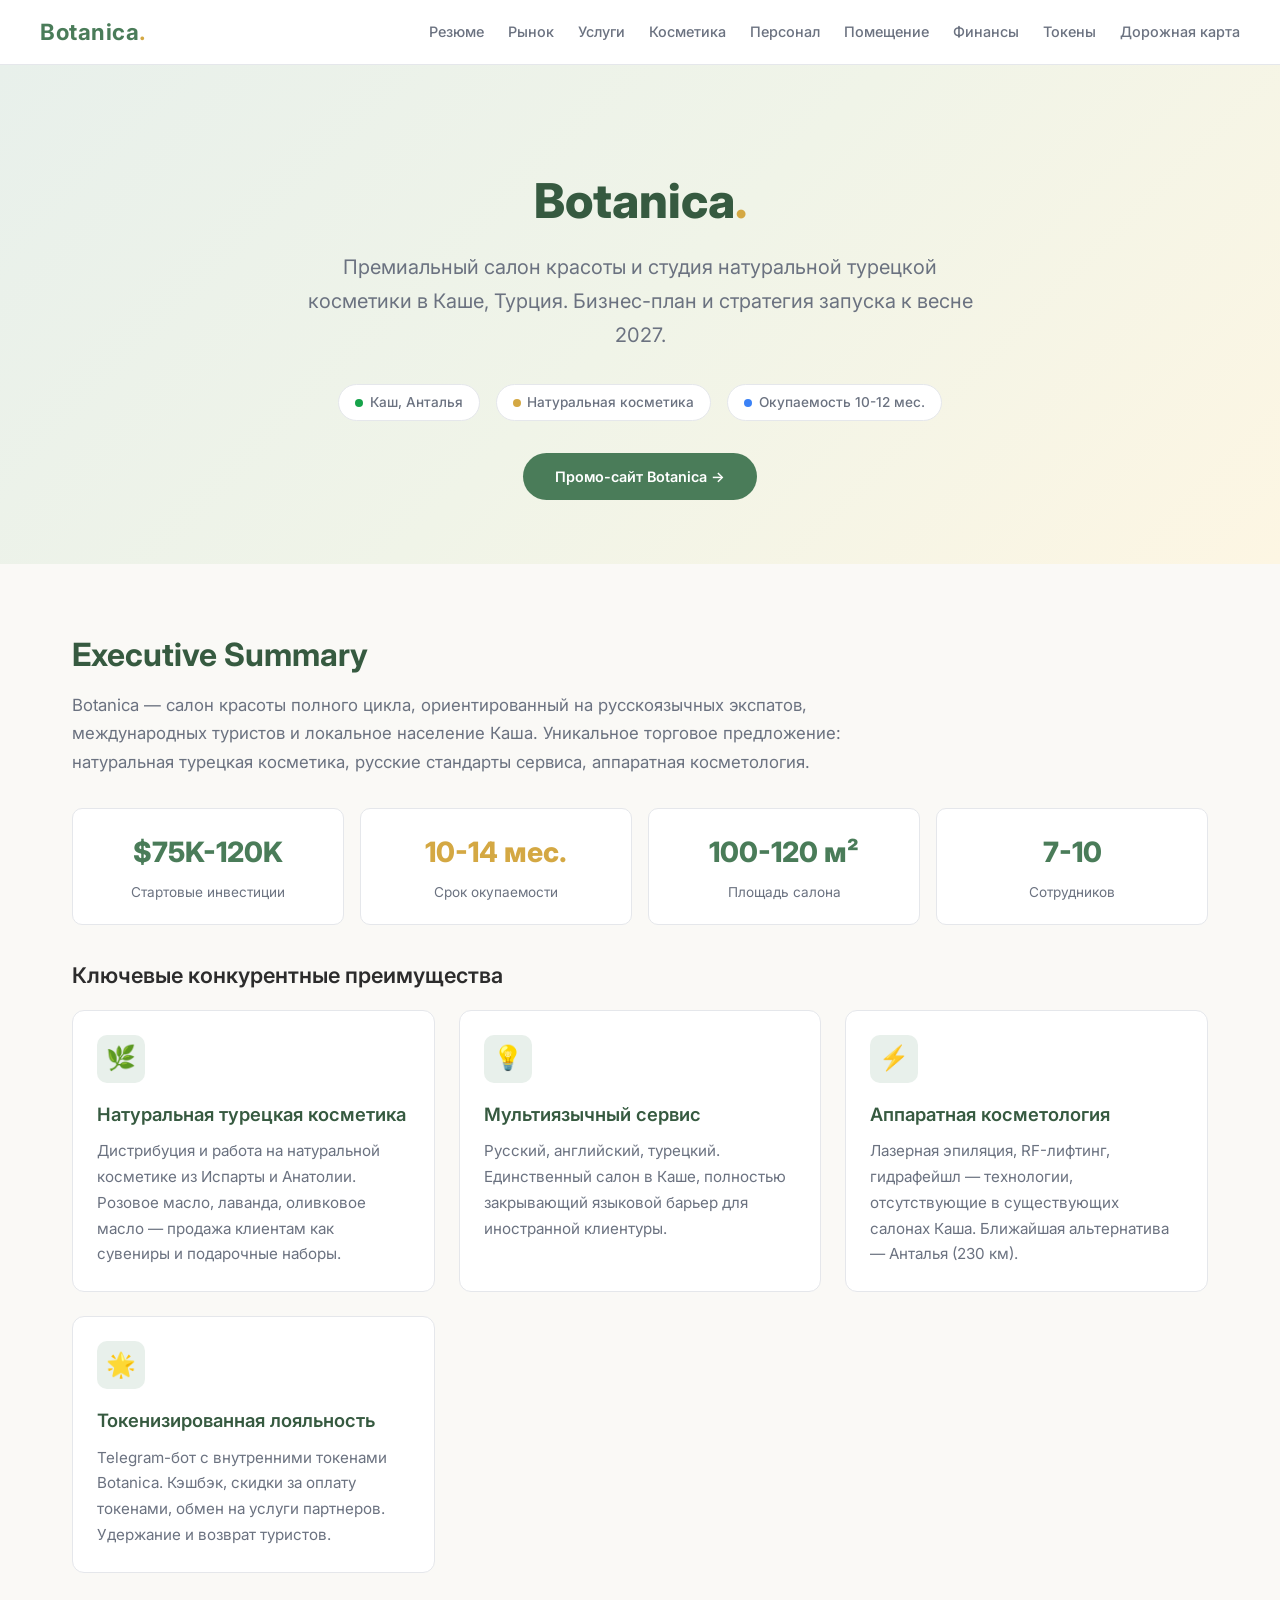
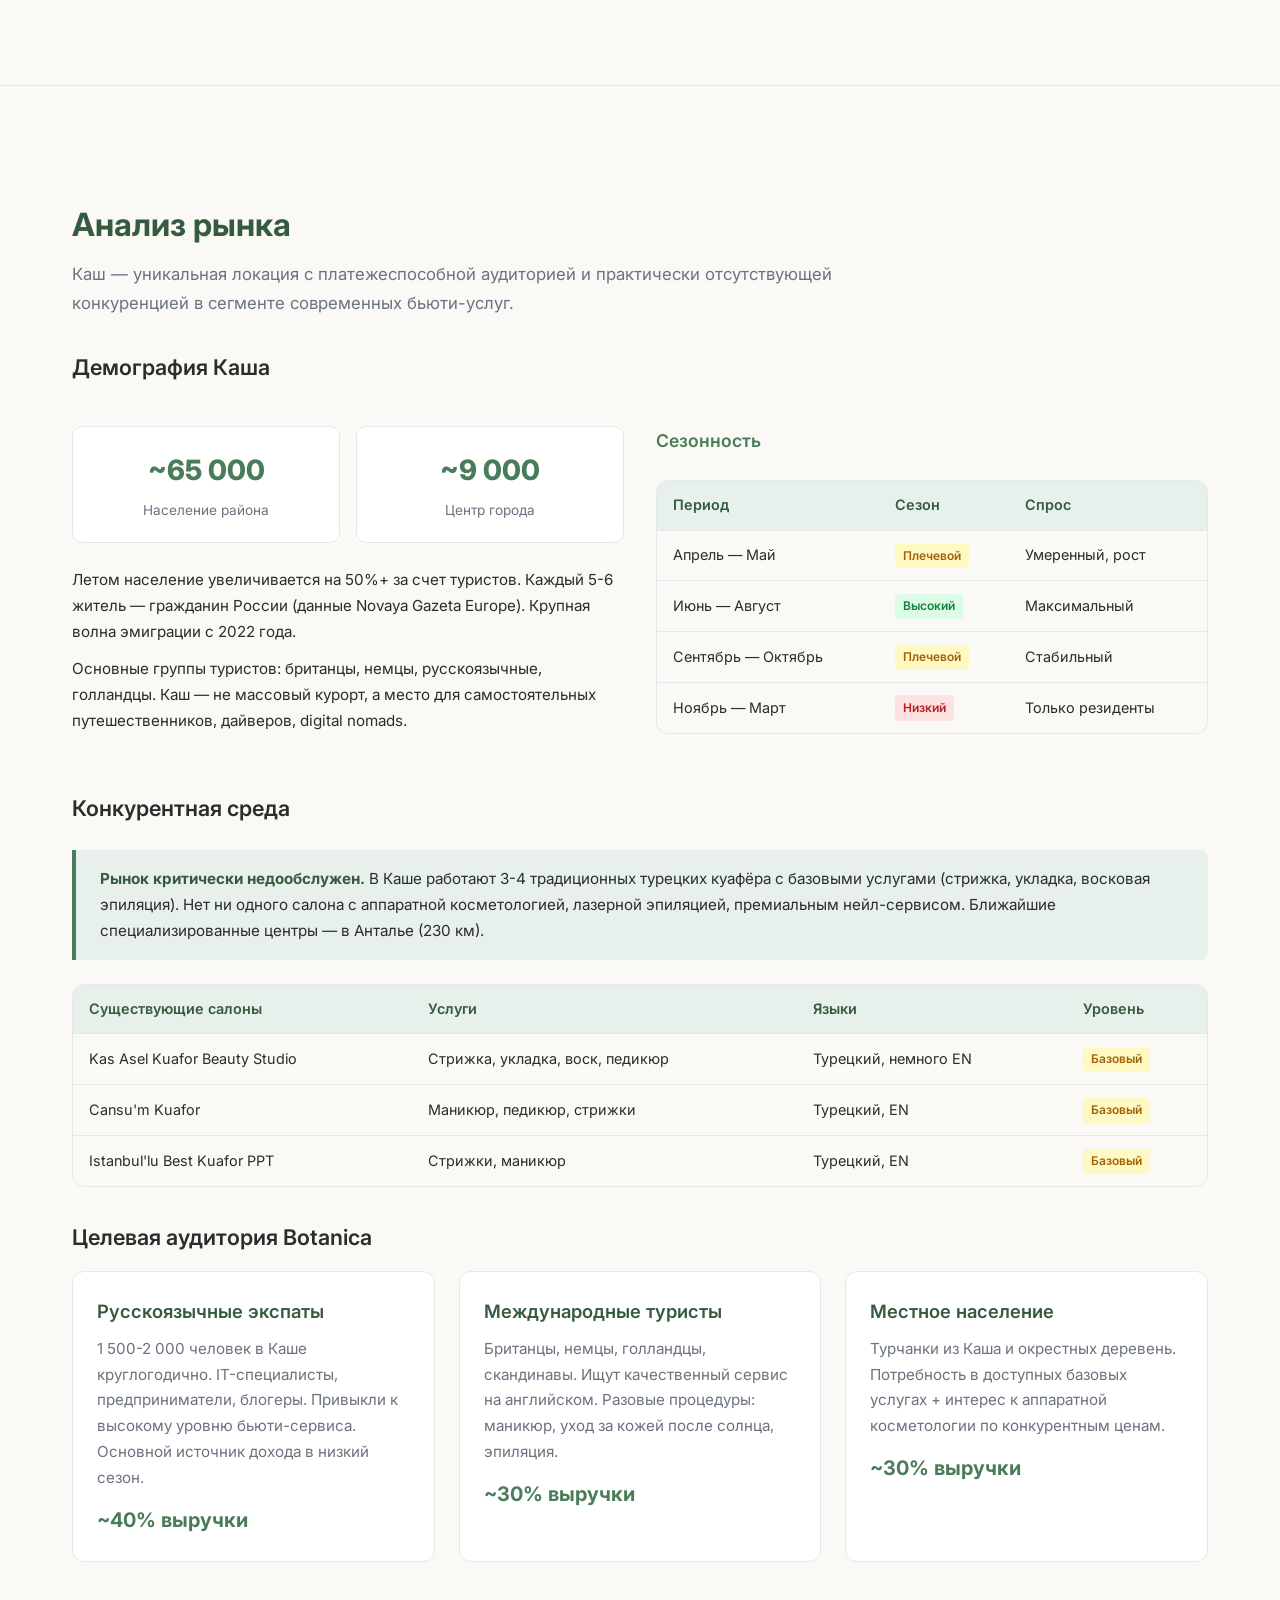
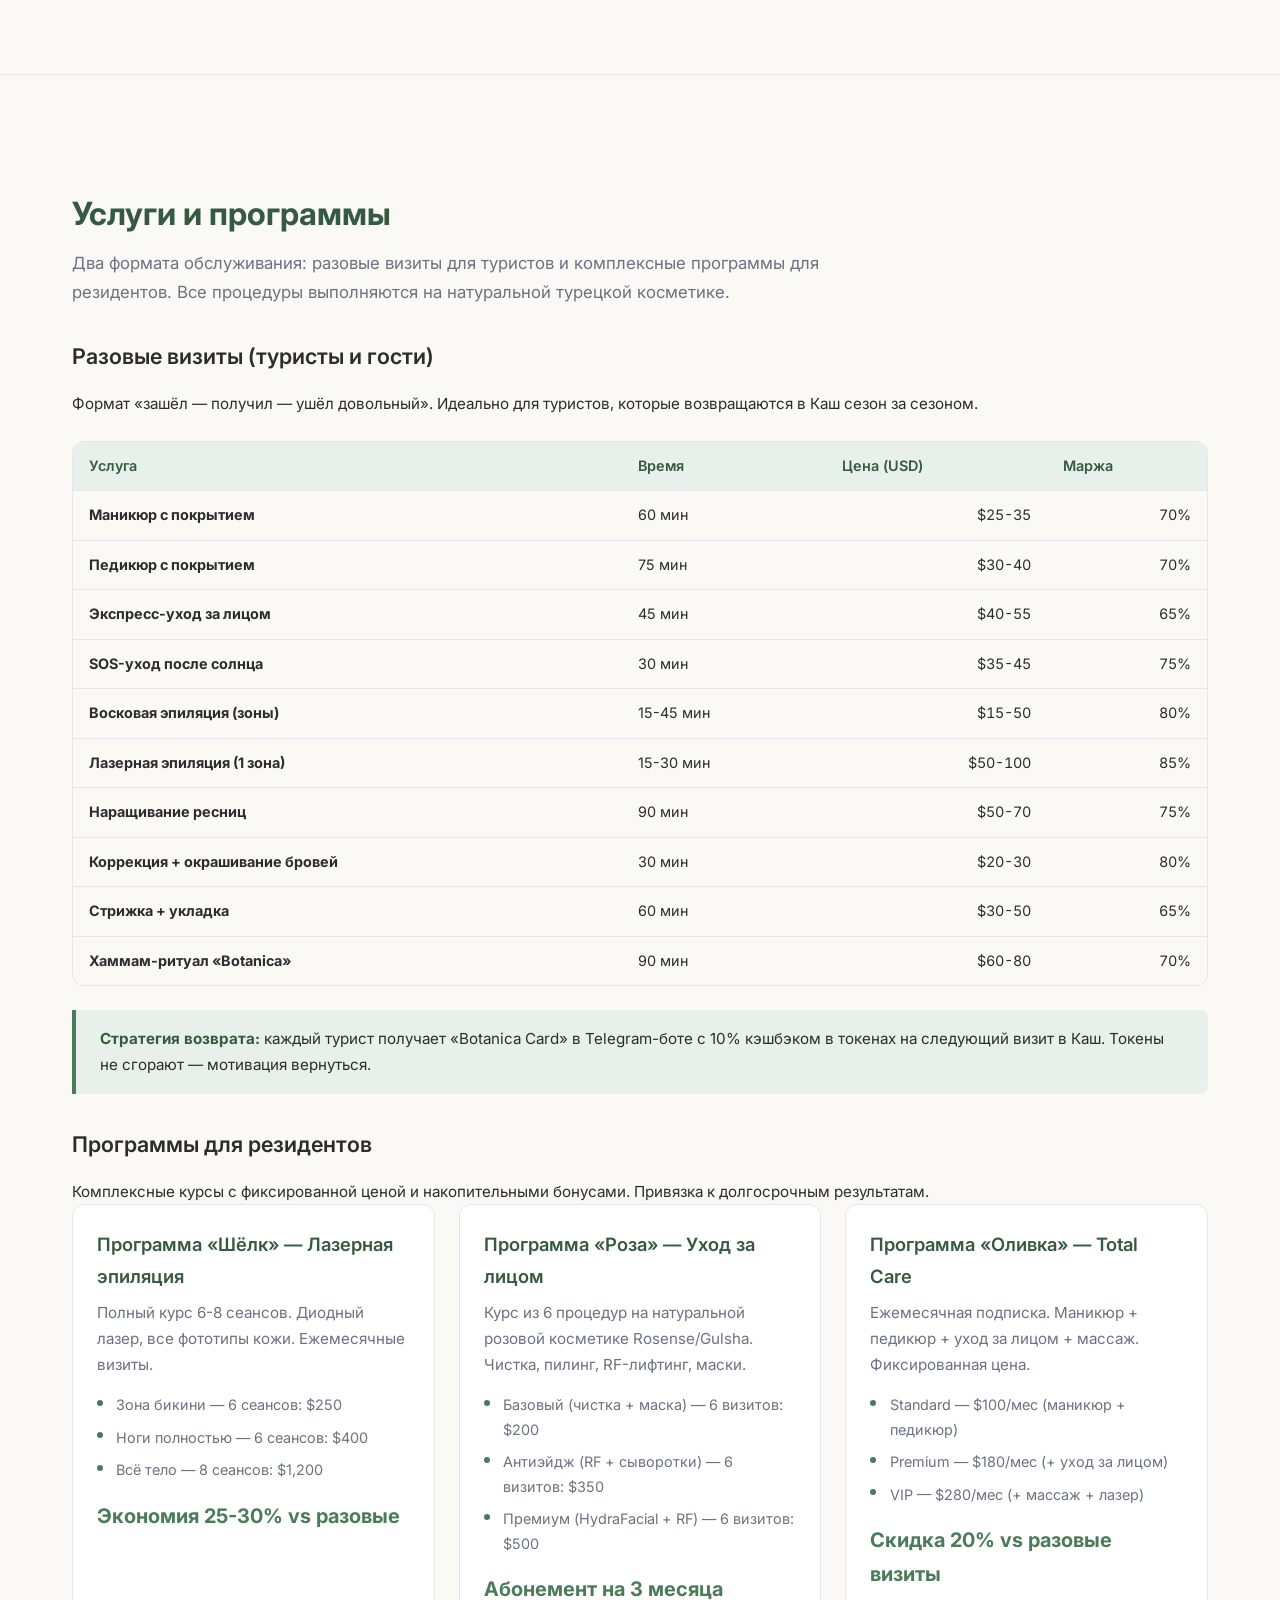
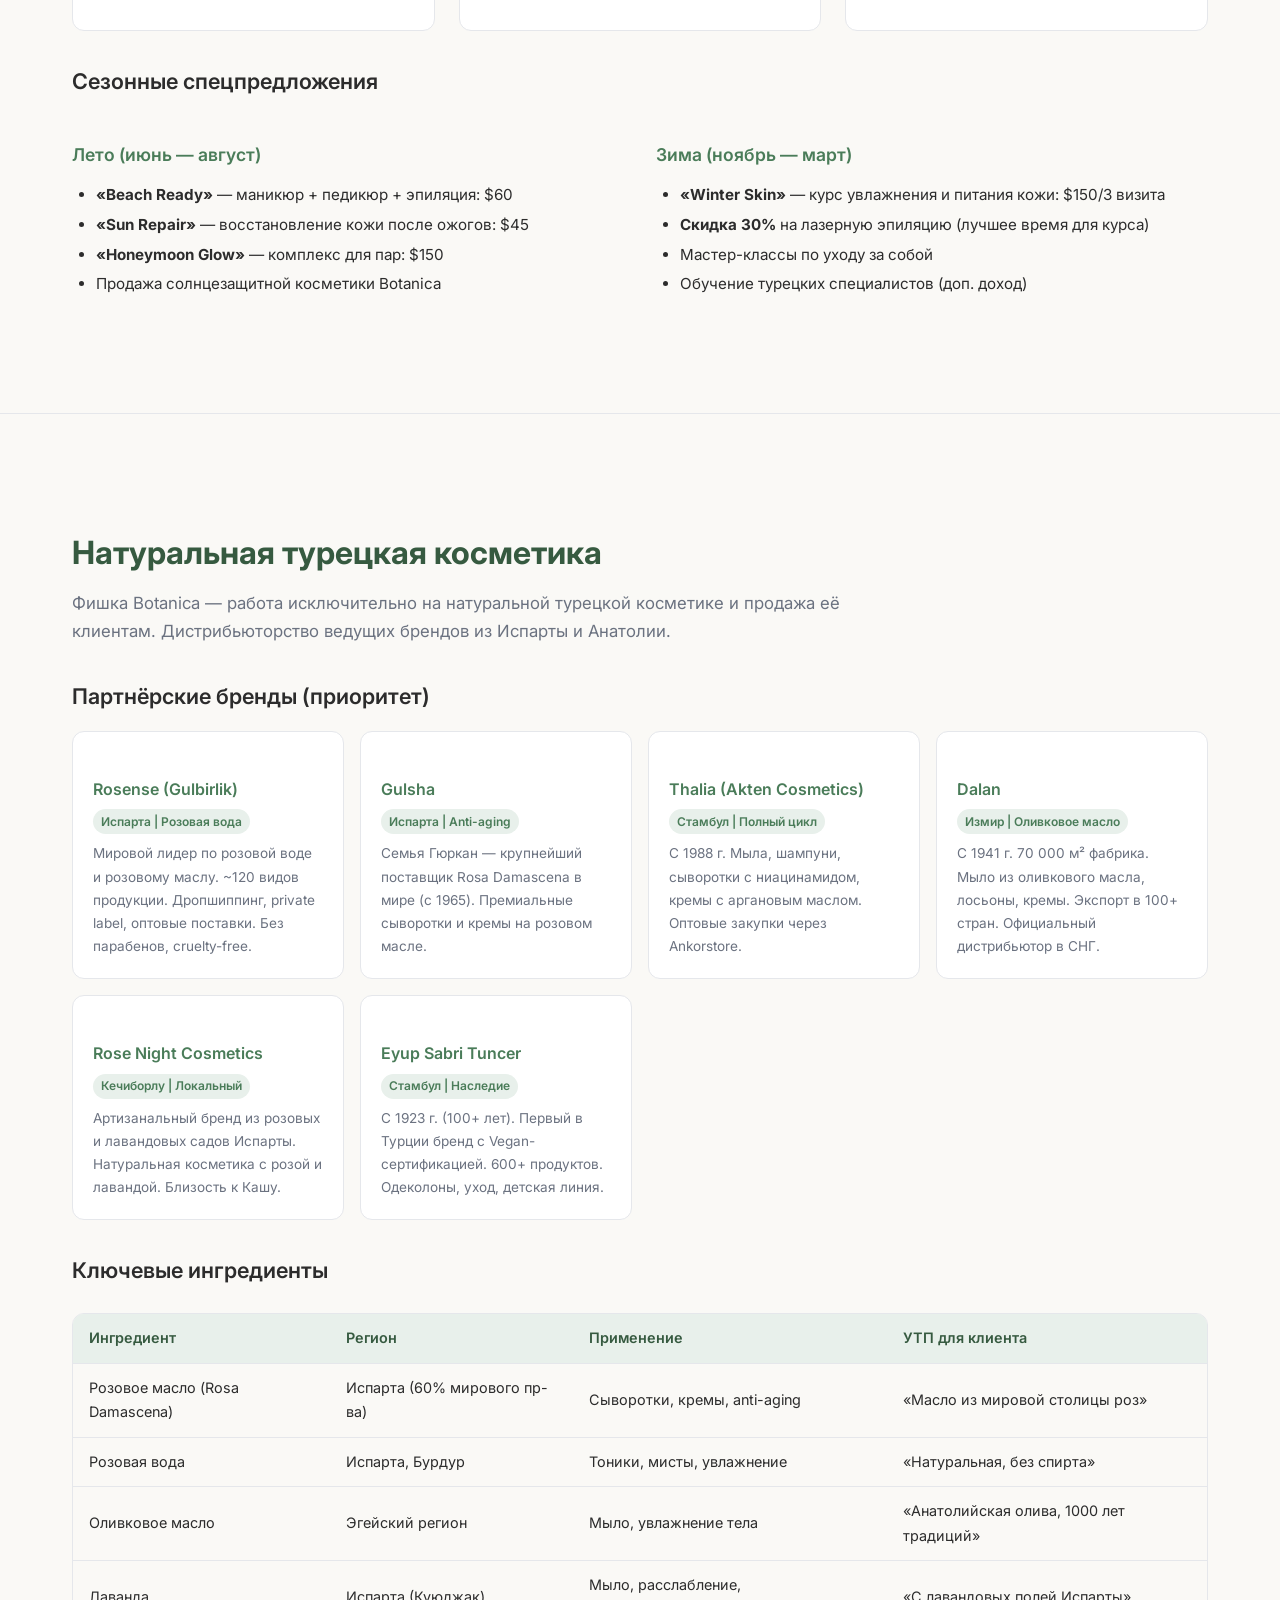
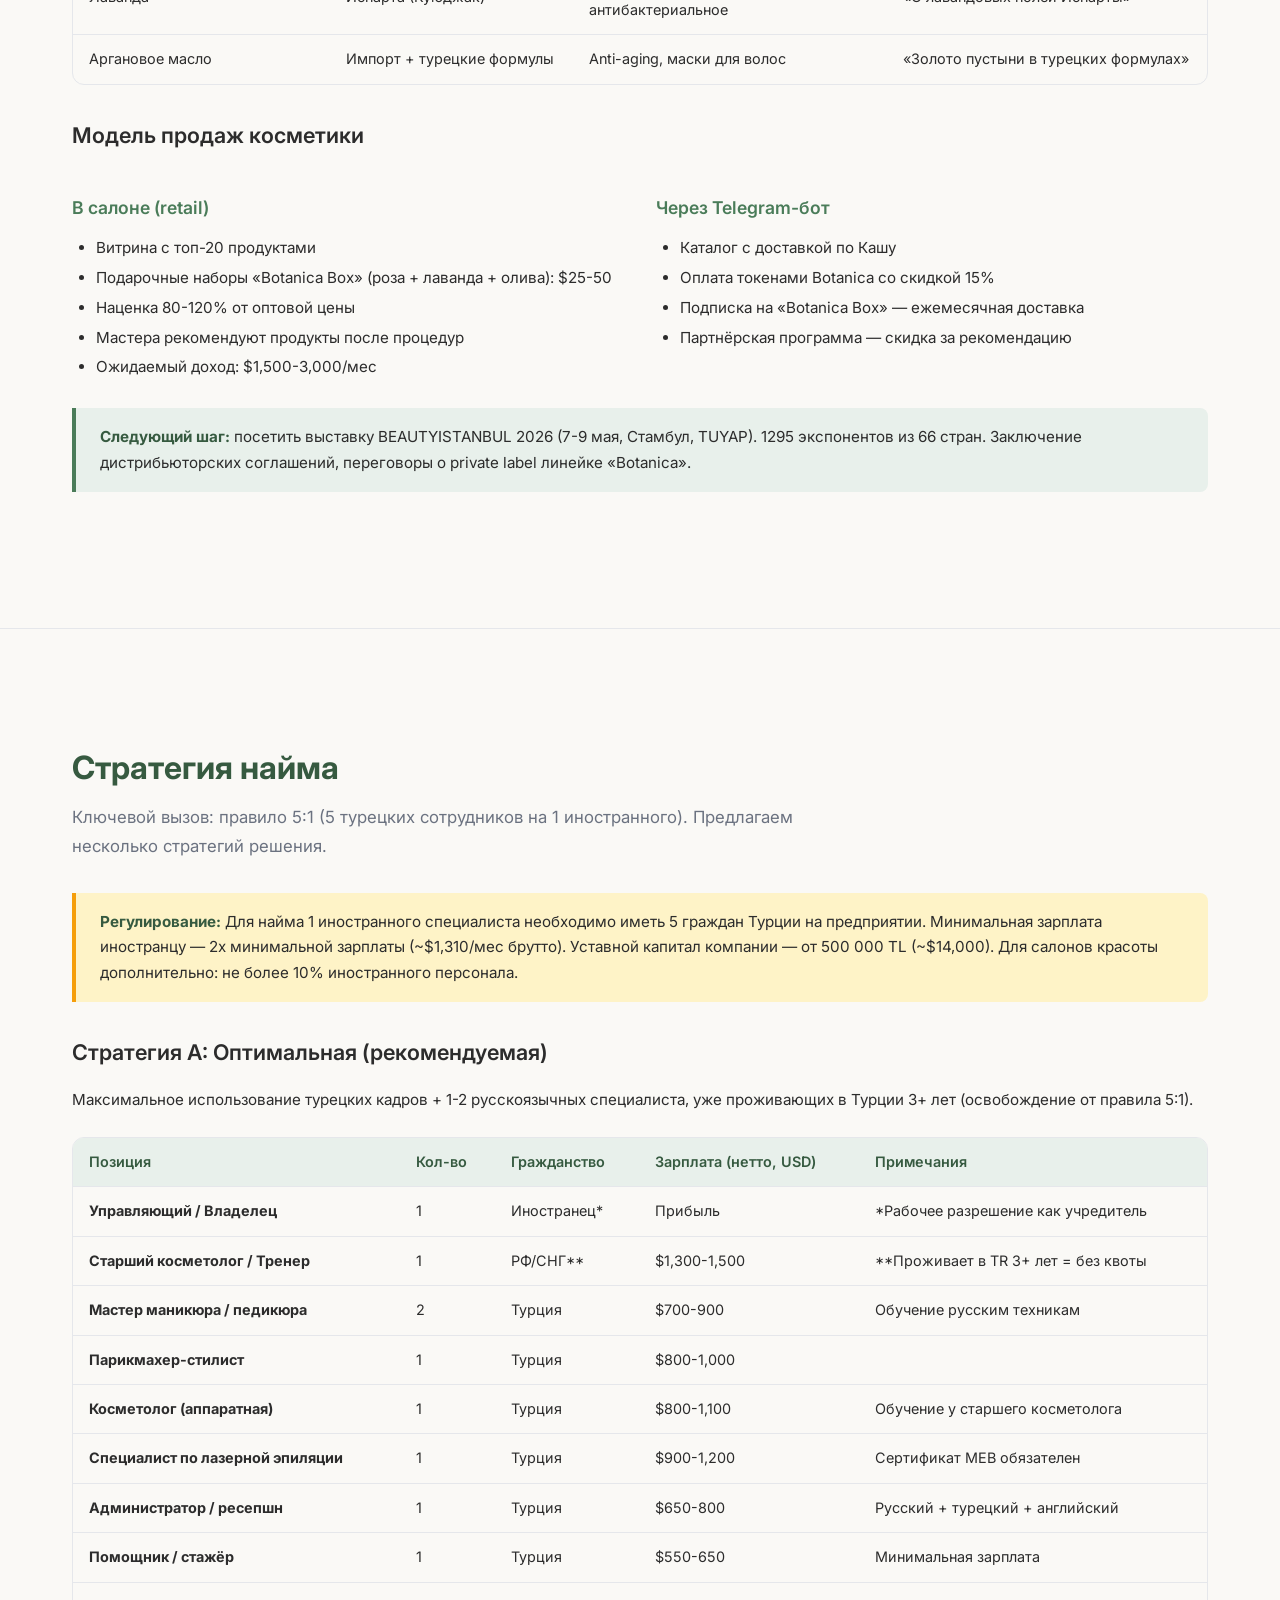
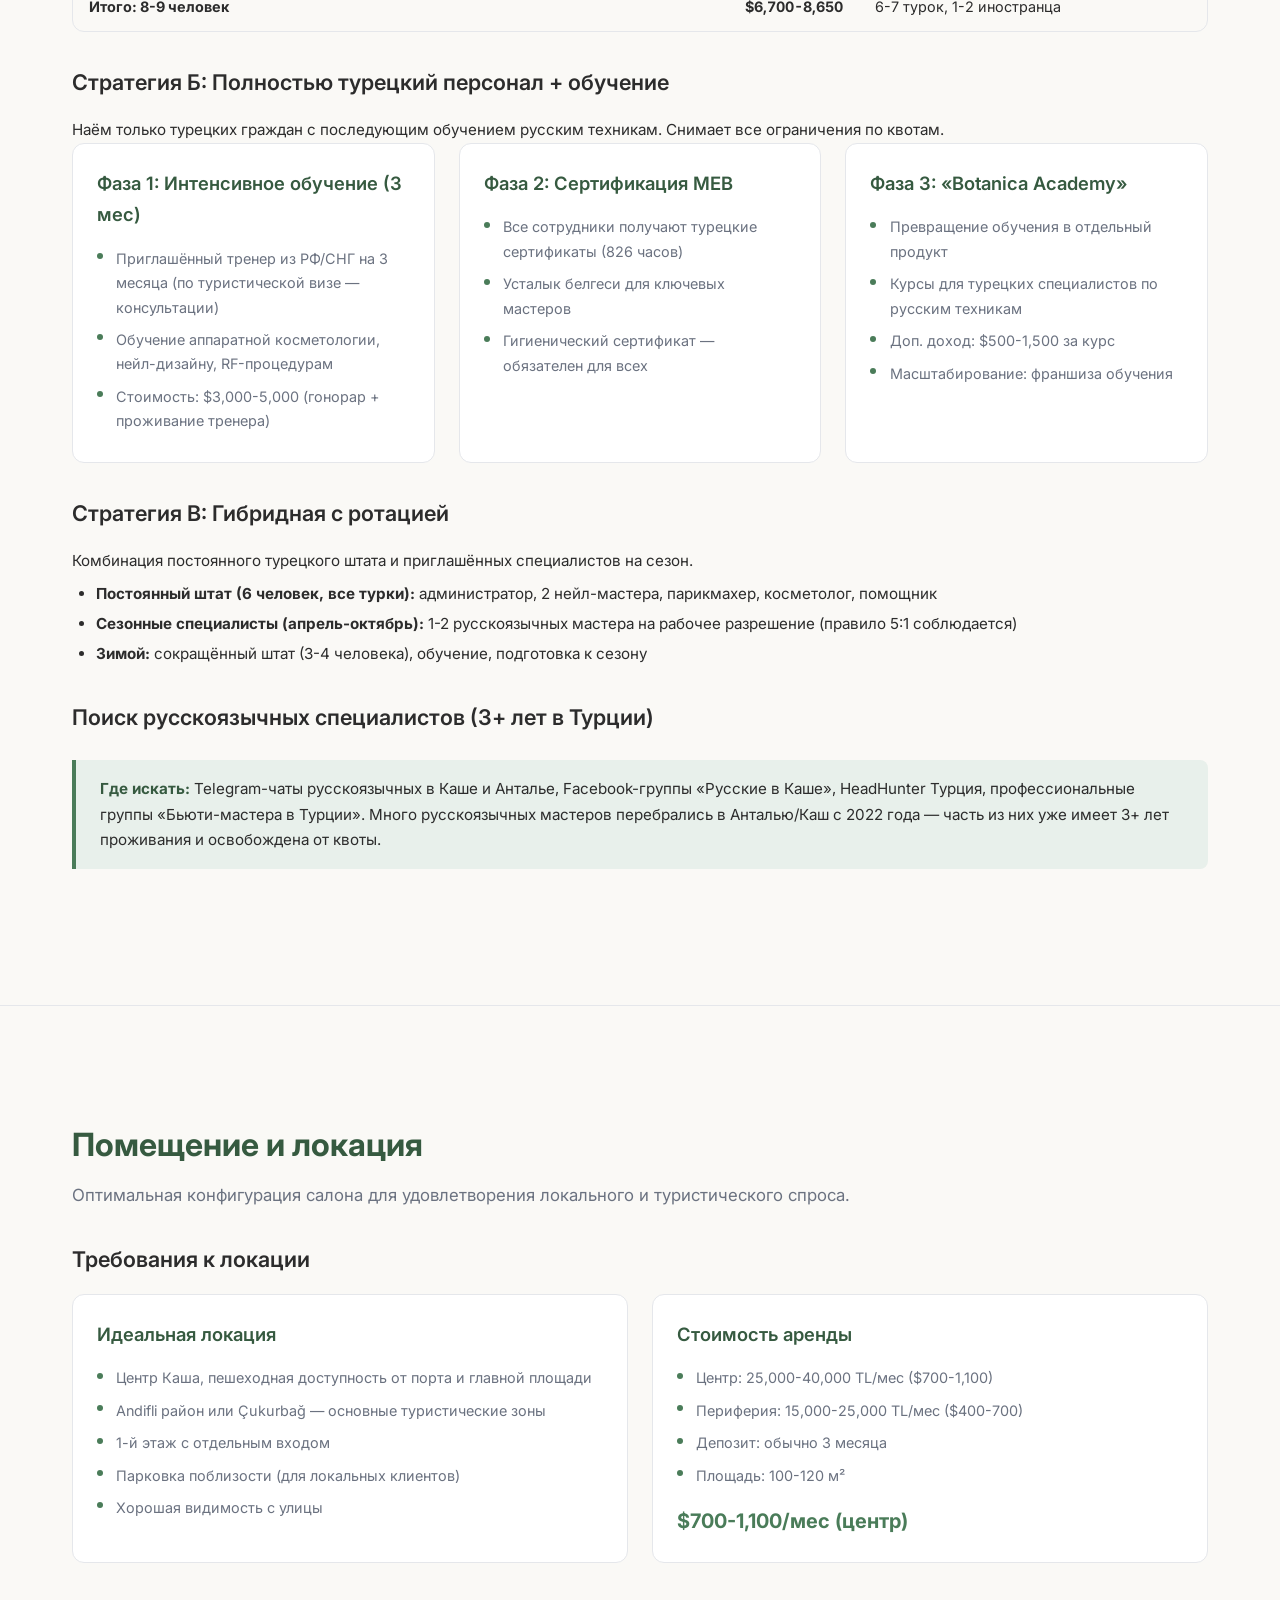
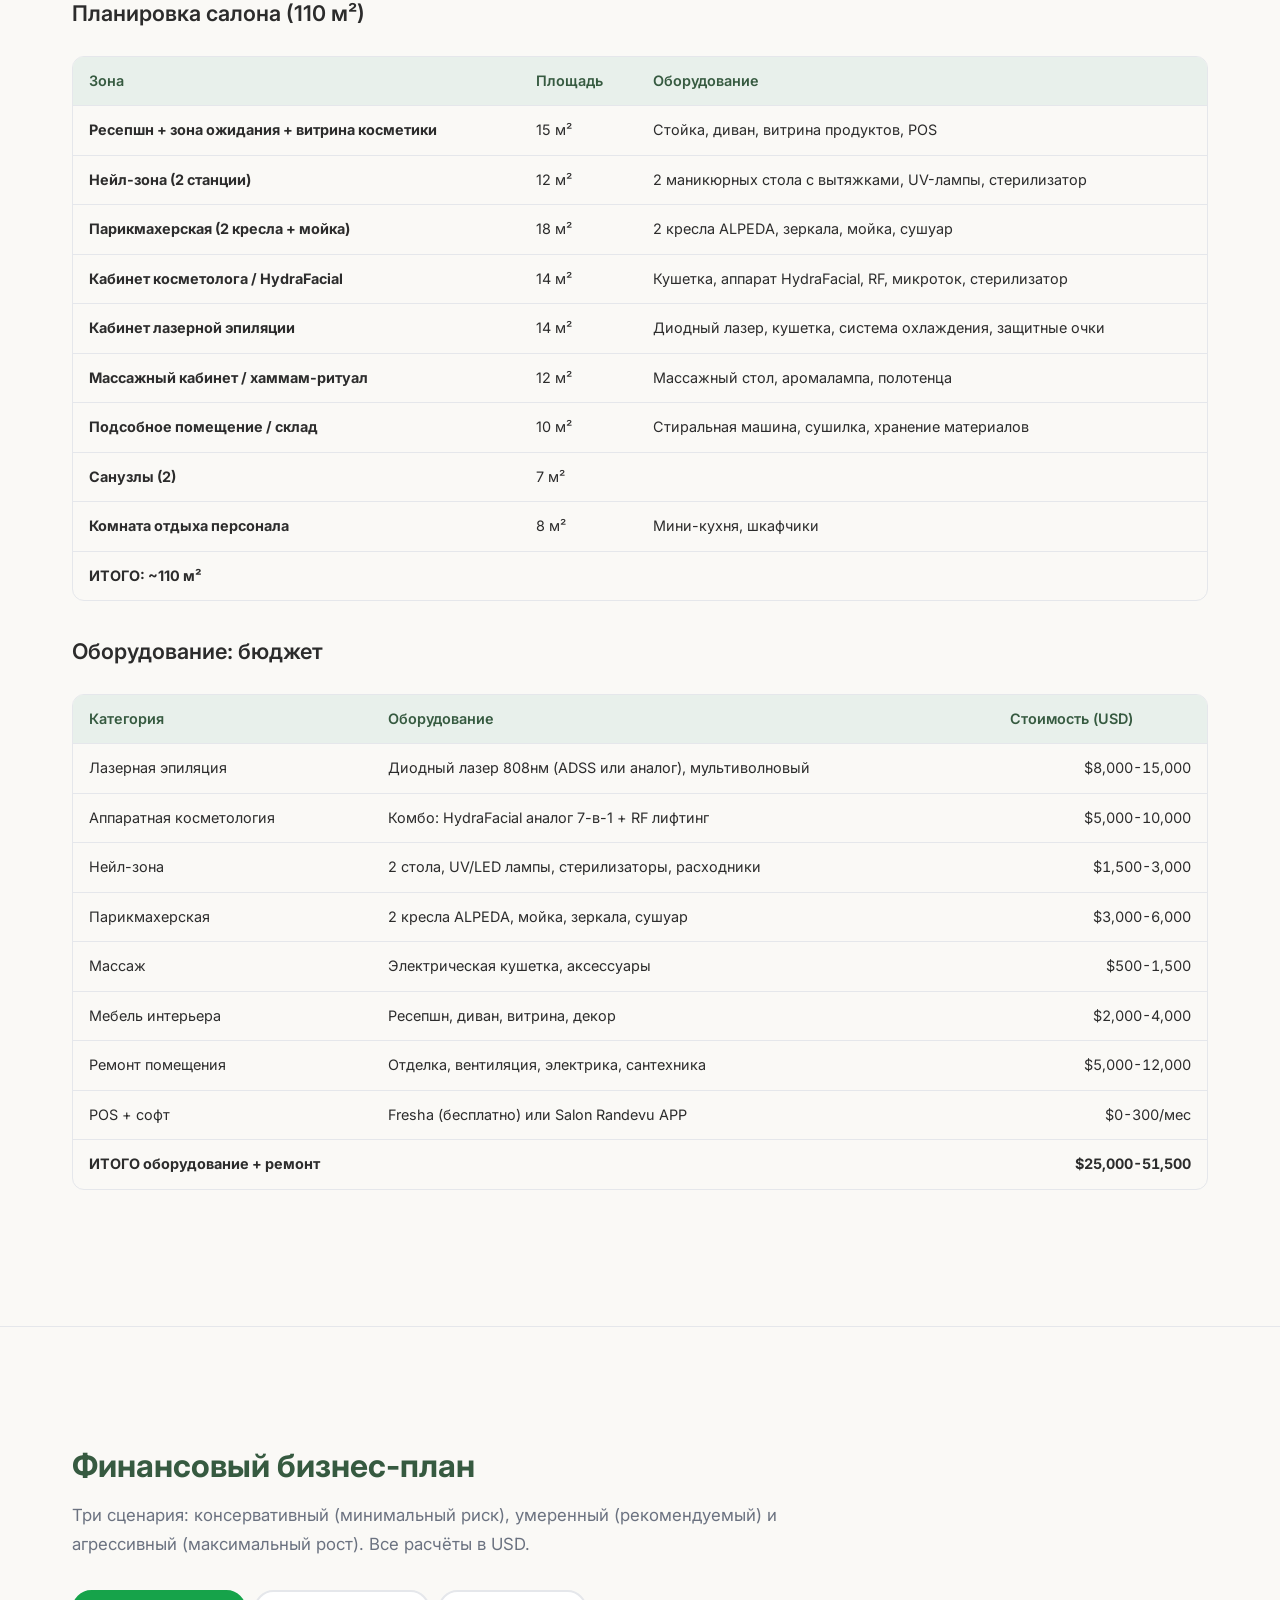
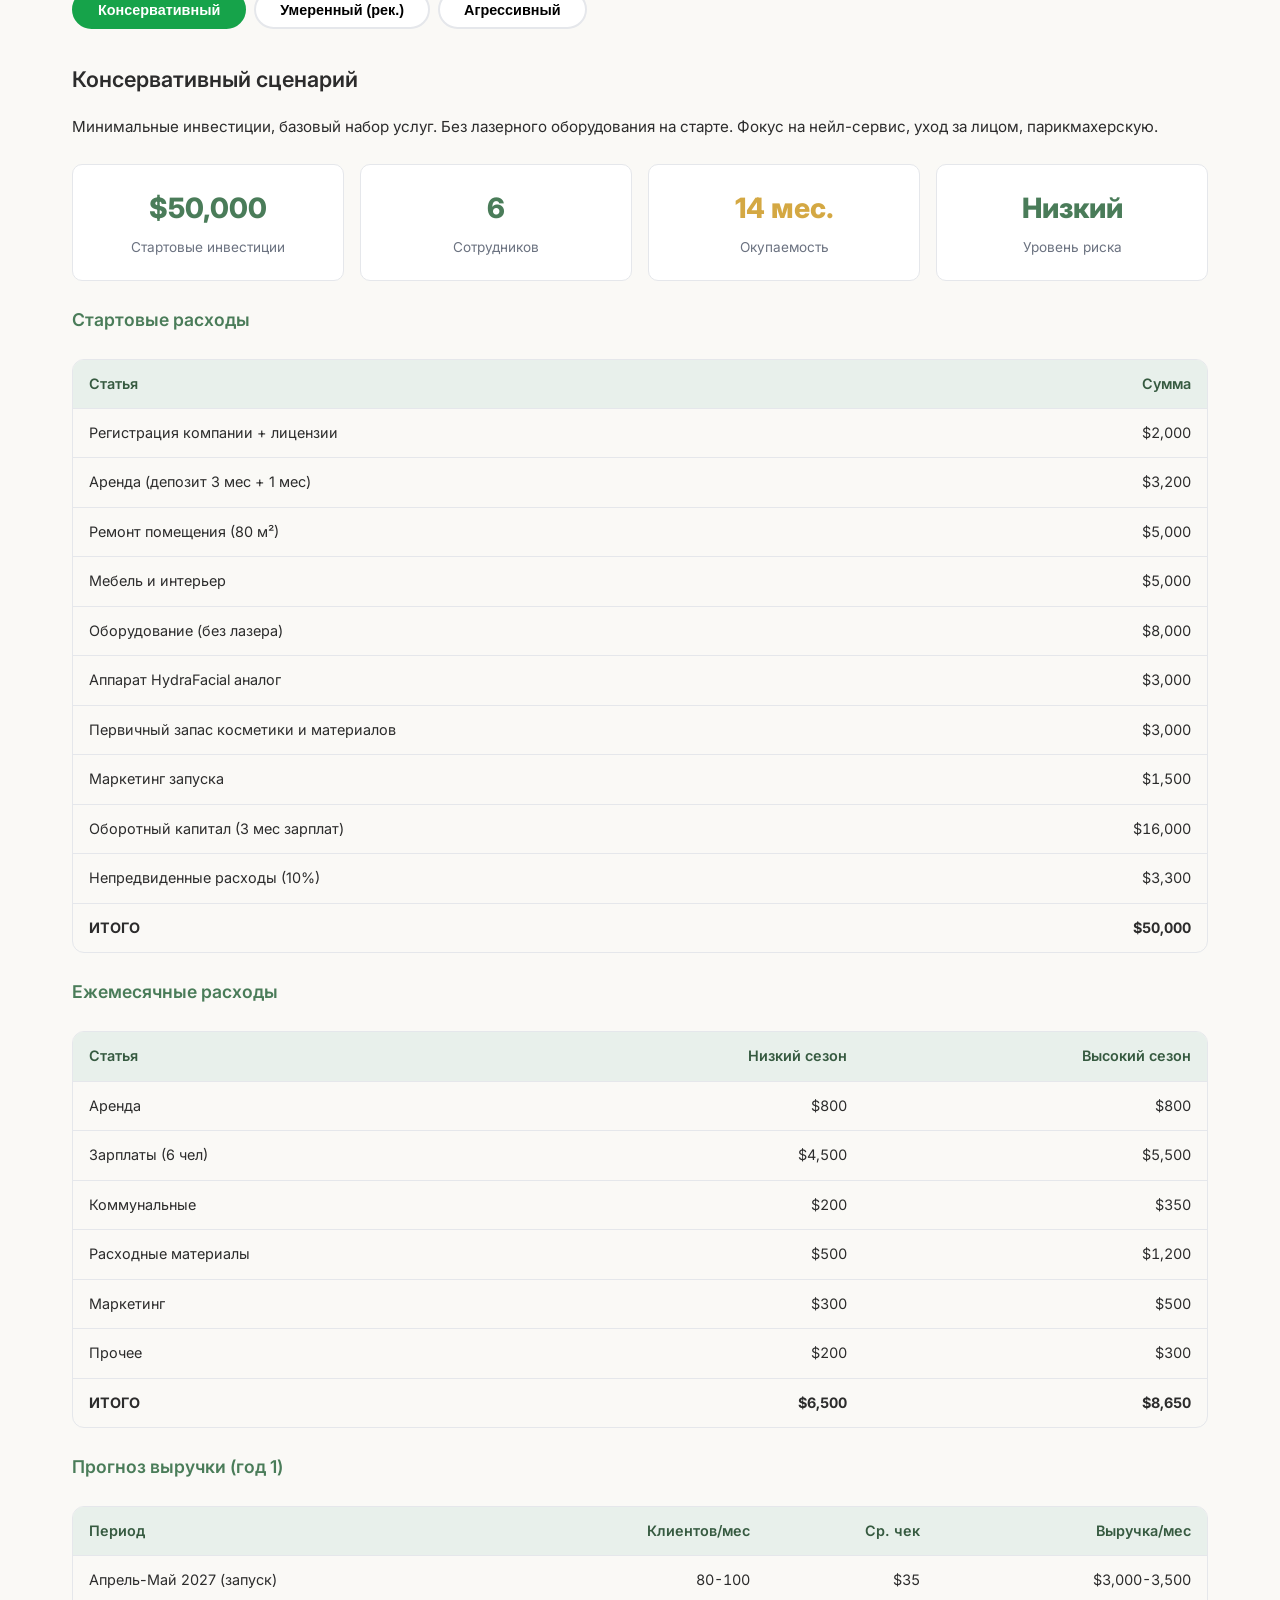
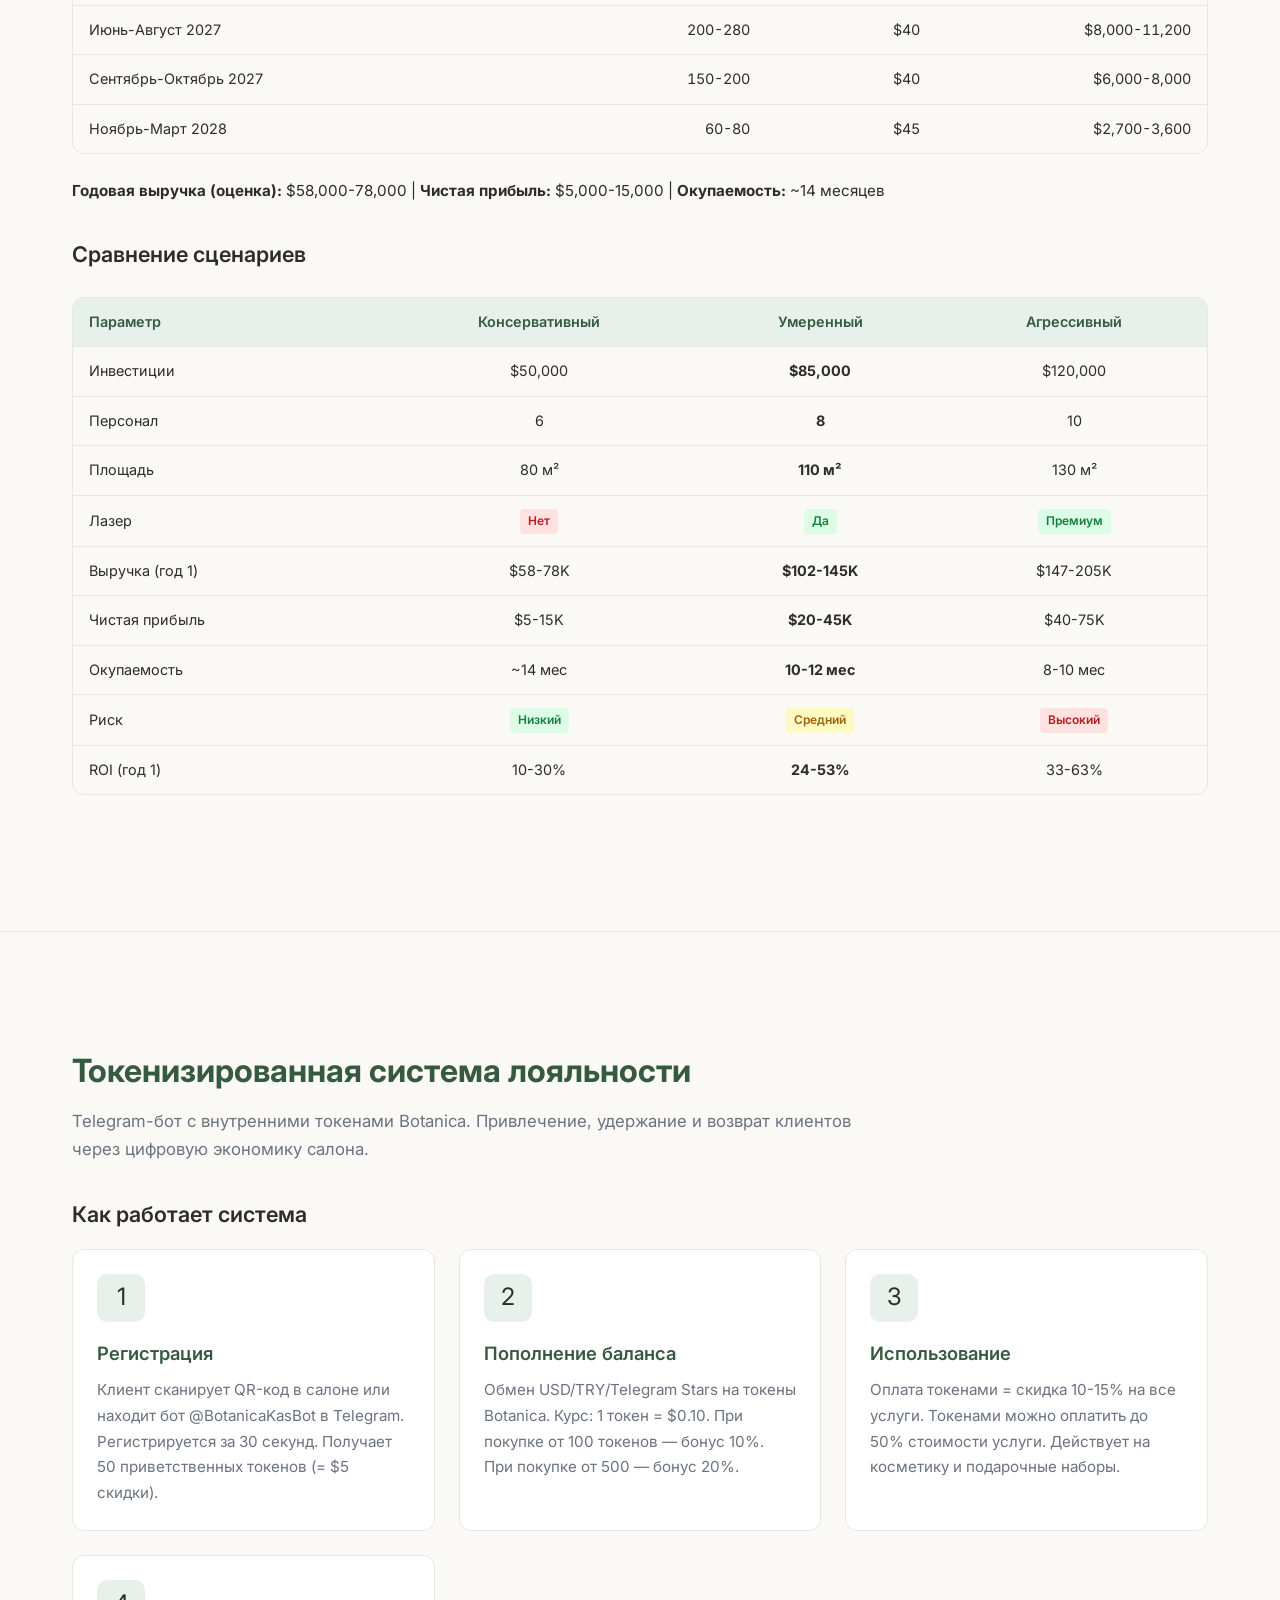
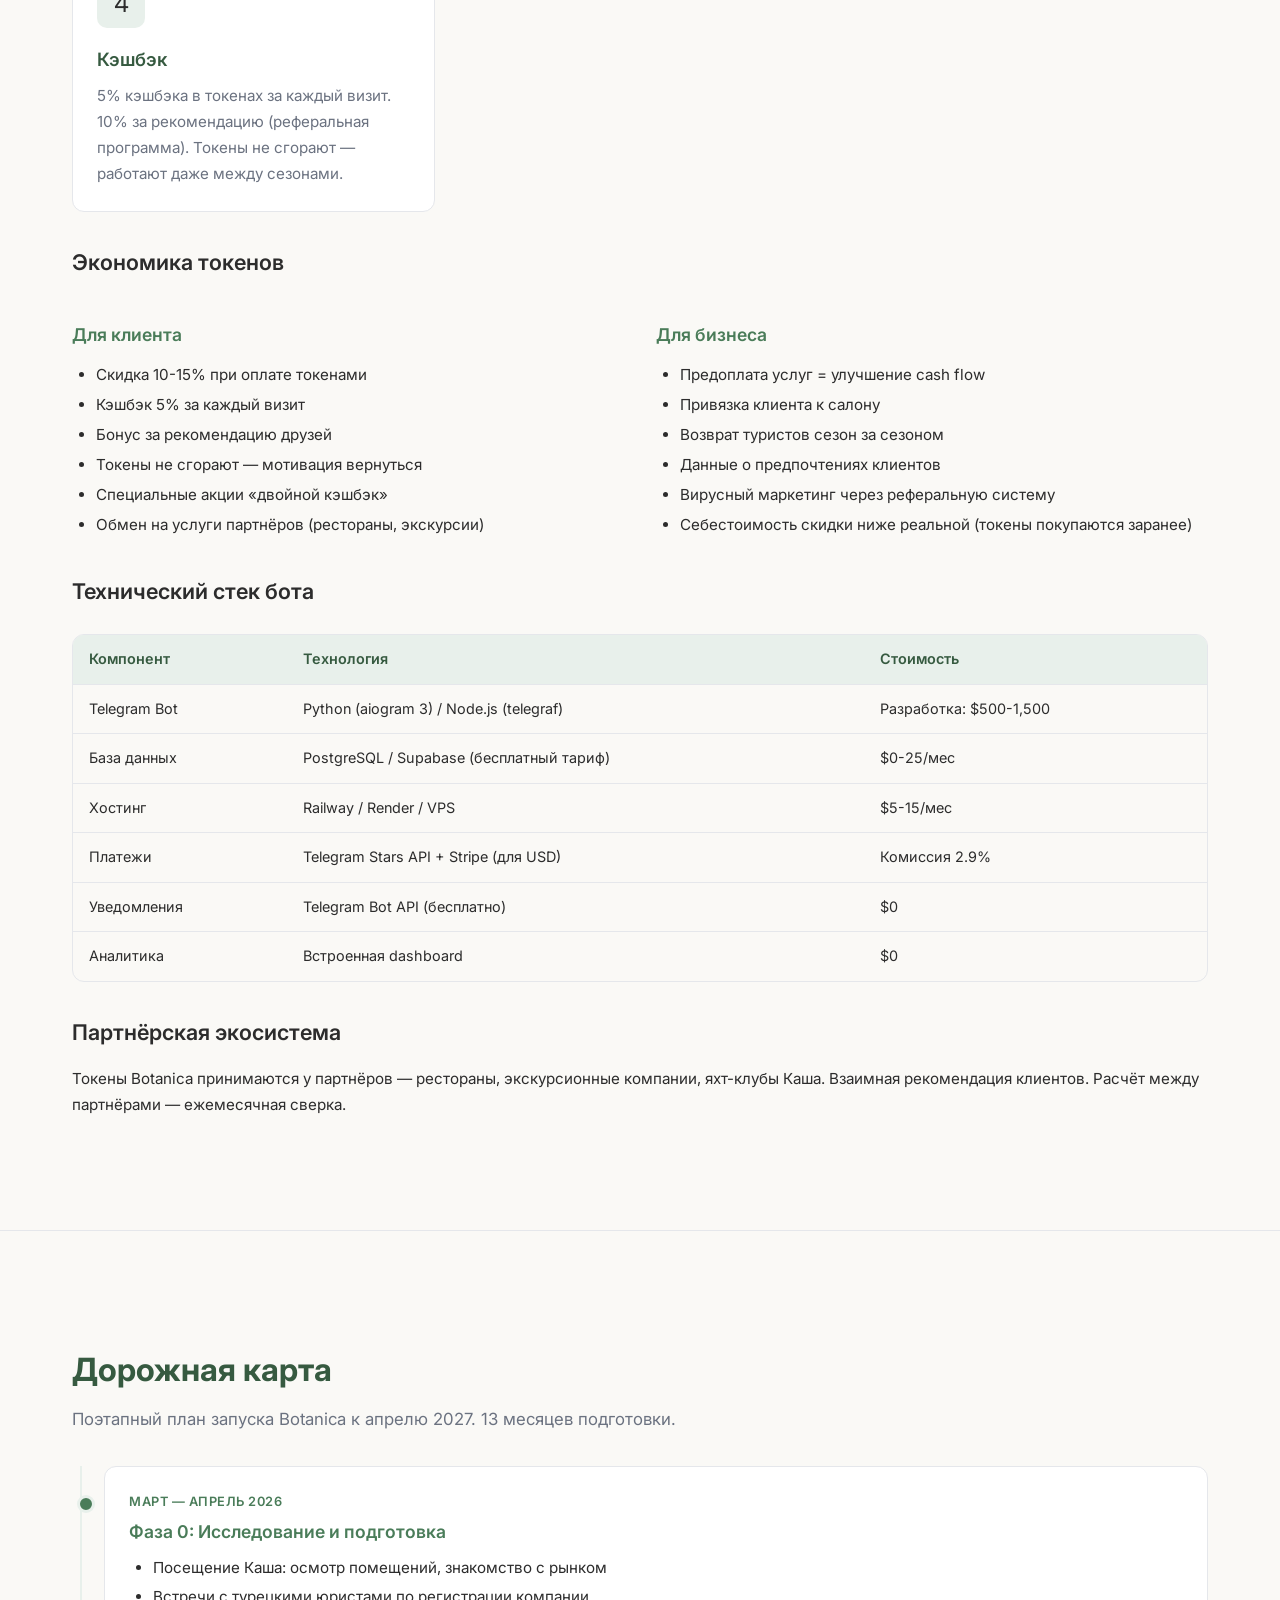
<file: docs/index.html>
<!DOCTYPE html>
<html lang="ru">
<head>
  <meta charset="UTF-8">
  <meta name="viewport" content="width=device-width, initial-scale=1.0">
  <title>Botanica — Бизнес-план салона красоты в Каше, Турция</title>
  <link rel="preconnect" href="https://fonts.googleapis.com">
  <link href="https://fonts.googleapis.com/css2?family=Inter:wght@400;500;600;700;800&display=swap" rel="stylesheet">
  <link rel="stylesheet" href="css/style.css">
</head>
<body>

<!-- NAV -->
<nav>
  <div class="nav-inner">
    <a href="#" class="logo">Botanica<span>.</span></a>
    <button class="nav-toggle">&#9776;</button>
    <ul>
      <li><a href="#summary">Резюме</a></li>
      <li><a href="#market">Рынок</a></li>
      <li><a href="#services">Услуги</a></li>
      <li><a href="#cosmetics">Косметика</a></li>
      <li><a href="#staff">Персонал</a></li>
      <li><a href="#space">Помещение</a></li>
      <li><a href="#finance">Финансы</a></li>
      <li><a href="#tokens">Токены</a></li>
      <li><a href="#roadmap">Дорожная карта</a></li>
    </ul>
  </div>
</nav>

<!-- HERO -->
<div class="hero">
  <h1>Botanica<span>.</span></h1>
  <p class="subtitle">Премиальный салон красоты и студия натуральной турецкой косметики в Каше, Турция. Бизнес-план и стратегия запуска к весне 2027.</p>
  <div class="badges">
    <span class="badge"><span class="dot green"></span> Каш, Анталья</span>
    <span class="badge"><span class="dot gold"></span> Натуральная косметика</span>
    <span class="badge"><span class="dot blue"></span> Окупаемость 10-12 мес.</span>
  </div>
  <div style="margin-top: 2rem;">
    <a href="promo/" style="display:inline-block; padding: .7rem 2rem; background: #4a7c59; color: white; border-radius: 999px; text-decoration: none; font-size: .9rem; font-weight: 600; transition: background .2s;">Промо-сайт Botanica &rarr;</a>
  </div>
</div>

<!-- ==================== EXECUTIVE SUMMARY ==================== -->
<section id="summary">
  <h2>Executive Summary</h2>
  <p class="section-desc">Botanica — салон красоты полного цикла, ориентированный на русскоязычных экспатов, международных туристов и локальное население Каша. Уникальное торговое предложение: натуральная турецкая косметика, русские стандарты сервиса, аппаратная косметология.</p>

  <div class="metrics">
    <div class="metric"><div class="value">$75K-120K</div><div class="label">Стартовые инвестиции</div></div>
    <div class="metric gold"><div class="value">10-14 мес.</div><div class="label">Срок окупаемости</div></div>
    <div class="metric"><div class="value">100-120 м&sup2;</div><div class="label">Площадь салона</div></div>
    <div class="metric"><div class="value">7-10</div><div class="label">Сотрудников</div></div>
  </div>

  <h3>Ключевые конкурентные преимущества</h3>
  <div class="cards">
    <div class="card">
      <div class="card-icon">&#127807;</div>
      <h4>Натуральная турецкая косметика</h4>
      <p>Дистрибуция и работа на натуральной косметике из Испарты и Анатолии. Розовое масло, лаванда, оливковое масло — продажа клиентам как сувениры и подарочные наборы.</p>
    </div>
    <div class="card">
      <div class="card-icon">&#128161;</div>
      <h4>Мультиязычный сервис</h4>
      <p>Русский, английский, турецкий. Единственный салон в Каше, полностью закрывающий языковой барьер для иностранной клиентуры.</p>
    </div>
    <div class="card">
      <div class="card-icon">&#9889;</div>
      <h4>Аппаратная косметология</h4>
      <p>Лазерная эпиляция, RF-лифтинг, гидрафейшл — технологии, отсутствующие в существующих салонах Каша. Ближайшая альтернатива — Анталья (230 км).</p>
    </div>
    <div class="card">
      <div class="card-icon">&#127775;</div>
      <h4>Токенизированная лояльность</h4>
      <p>Telegram-бот с внутренними токенами Botanica. Кэшбэк, скидки за оплату токенами, обмен на услуги партнеров. Удержание и возврат туристов.</p>
    </div>
  </div>
</section>

<hr class="divider">

<!-- ==================== MARKET ANALYSIS ==================== -->
<section id="market">
  <h2>Анализ рынка</h2>
  <p class="section-desc">Каш — уникальная локация с платежеспособной аудиторией и практически отсутствующей конкуренцией в сегменте современных бьюти-услуг.</p>

  <h3>Демография Каша</h3>
  <div class="two-col">
    <div>
      <div class="metrics">
        <div class="metric"><div class="value">~65 000</div><div class="label">Население района</div></div>
        <div class="metric"><div class="value">~9 000</div><div class="label">Центр города</div></div>
      </div>
      <p>Летом население увеличивается на 50%+ за счет туристов. Каждый 5-6 житель — гражданин России (данные Novaya Gazeta Europe). Крупная волна эмиграции с 2022 года.</p>
      <p>Основные группы туристов: британцы, немцы, русскоязычные, голландцы. Каш — не массовый курорт, а место для самостоятельных путешественников, дайверов, digital nomads.</p>
    </div>
    <div>
      <h4>Сезонность</h4>
      <div class="table-wrap">
        <table>
          <thead><tr><th>Период</th><th>Сезон</th><th>Спрос</th></tr></thead>
          <tbody>
            <tr><td>Апрель — Май</td><td><span class="tag tag-yellow">Плечевой</span></td><td>Умеренный, рост</td></tr>
            <tr><td>Июнь — Август</td><td><span class="tag tag-green">Высокий</span></td><td>Максимальный</td></tr>
            <tr><td>Сентябрь — Октябрь</td><td><span class="tag tag-yellow">Плечевой</span></td><td>Стабильный</td></tr>
            <tr><td>Ноябрь — Март</td><td><span class="tag tag-red">Низкий</span></td><td>Только резиденты</td></tr>
          </tbody>
        </table>
      </div>
    </div>
  </div>

  <h3>Конкурентная среда</h3>
  <div class="info-box">
    <p><strong>Рынок критически недообслужен.</strong> В Каше работают 3-4 традиционных турецких куафёра с базовыми услугами (стрижка, укладка, восковая эпиляция). Нет ни одного салона с аппаратной косметологией, лазерной эпиляцией, премиальным нейл-сервисом. Ближайшие специализированные центры — в Анталье (230 км).</p>
  </div>

  <div class="table-wrap">
    <table>
      <thead><tr><th>Существующие салоны</th><th>Услуги</th><th>Языки</th><th>Уровень</th></tr></thead>
      <tbody>
        <tr><td>Kas Asel Kuafor Beauty Studio</td><td>Стрижка, укладка, воск, педикюр</td><td>Турецкий, немного EN</td><td><span class="tag tag-yellow">Базовый</span></td></tr>
        <tr><td>Cansu'm Kuafor</td><td>Маникюр, педикюр, стрижки</td><td>Турецкий, EN</td><td><span class="tag tag-yellow">Базовый</span></td></tr>
        <tr><td>Istanbul'lu Best Kuafor PPT</td><td>Стрижки, маникюр</td><td>Турецкий, EN</td><td><span class="tag tag-yellow">Базовый</span></td></tr>
      </tbody>
    </table>
  </div>

  <h3>Целевая аудитория Botanica</h3>
  <div class="cards">
    <div class="card">
      <h4>Русскоязычные экспаты</h4>
      <p>1 500-2 000 человек в Каше круглогодично. IT-специалисты, предприниматели, блогеры. Привыкли к высокому уровню бьюти-сервиса. Основной источник дохода в низкий сезон.</p>
      <p class="price">~40% выручки</p>
    </div>
    <div class="card">
      <h4>Международные туристы</h4>
      <p>Британцы, немцы, голландцы, скандинавы. Ищут качественный сервис на английском. Разовые процедуры: маникюр, уход за кожей после солнца, эпиляция.</p>
      <p class="price">~30% выручки</p>
    </div>
    <div class="card">
      <h4>Местное население</h4>
      <p>Турчанки из Каша и окрестных деревень. Потребность в доступных базовых услугах + интерес к аппаратной косметологии по конкурентным ценам.</p>
      <p class="price">~30% выручки</p>
    </div>
  </div>
</section>

<hr class="divider">

<!-- ==================== SERVICES ==================== -->
<section id="services">
  <h2>Услуги и программы</h2>
  <p class="section-desc">Два формата обслуживания: разовые визиты для туристов и комплексные программы для резидентов. Все процедуры выполняются на натуральной турецкой косметике.</p>

  <h3>Разовые визиты (туристы и гости)</h3>
  <p>Формат «зашёл — получил — ушёл довольный». Идеально для туристов, которые возвращаются в Каш сезон за сезоном.</p>

  <div class="table-wrap">
    <table>
      <thead>
        <tr><th>Услуга</th><th>Время</th><th>Цена (USD)</th><th>Маржа</th></tr>
      </thead>
      <tbody>
        <tr><td><strong>Маникюр с покрытием</strong></td><td>60 мин</td><td class="number">$25-35</td><td class="number">70%</td></tr>
        <tr><td><strong>Педикюр с покрытием</strong></td><td>75 мин</td><td class="number">$30-40</td><td class="number">70%</td></tr>
        <tr><td><strong>Экспресс-уход за лицом</strong></td><td>45 мин</td><td class="number">$40-55</td><td class="number">65%</td></tr>
        <tr><td><strong>SOS-уход после солнца</strong></td><td>30 мин</td><td class="number">$35-45</td><td class="number">75%</td></tr>
        <tr><td><strong>Восковая эпиляция (зоны)</strong></td><td>15-45 мин</td><td class="number">$15-50</td><td class="number">80%</td></tr>
        <tr><td><strong>Лазерная эпиляция (1 зона)</strong></td><td>15-30 мин</td><td class="number">$50-100</td><td class="number">85%</td></tr>
        <tr><td><strong>Наращивание ресниц</strong></td><td>90 мин</td><td class="number">$50-70</td><td class="number">75%</td></tr>
        <tr><td><strong>Коррекция + окрашивание бровей</strong></td><td>30 мин</td><td class="number">$20-30</td><td class="number">80%</td></tr>
        <tr><td><strong>Стрижка + укладка</strong></td><td>60 мин</td><td class="number">$30-50</td><td class="number">65%</td></tr>
        <tr><td><strong>Хаммам-ритуал «Botanica»</strong></td><td>90 мин</td><td class="number">$60-80</td><td class="number">70%</td></tr>
      </tbody>
    </table>
  </div>

  <div class="info-box">
    <p><strong>Стратегия возврата:</strong> каждый турист получает «Botanica Card» в Telegram-боте с 10% кэшбэком в токенах на следующий визит в Каш. Токены не сгорают — мотивация вернуться.</p>
  </div>

  <h3>Программы для резидентов</h3>
  <p>Комплексные курсы с фиксированной ценой и накопительными бонусами. Привязка к долгосрочным результатам.</p>

  <div class="cards">
    <div class="card">
      <h4>Программа «Шёлк» — Лазерная эпиляция</h4>
      <p>Полный курс 6-8 сеансов. Диодный лазер, все фототипы кожи. Ежемесячные визиты.</p>
      <ul>
        <li>Зона бикини — 6 сеансов: $250</li>
        <li>Ноги полностью — 6 сеансов: $400</li>
        <li>Всё тело — 8 сеансов: $1,200</li>
      </ul>
      <p class="price">Экономия 25-30% vs разовые</p>
    </div>
    <div class="card">
      <h4>Программа «Роза» — Уход за лицом</h4>
      <p>Курс из 6 процедур на натуральной розовой косметике Rosense/Gulsha. Чистка, пилинг, RF-лифтинг, маски.</p>
      <ul>
        <li>Базовый (чистка + маска) — 6 визитов: $200</li>
        <li>Антиэйдж (RF + сыворотки) — 6 визитов: $350</li>
        <li>Премиум (HydraFacial + RF) — 6 визитов: $500</li>
      </ul>
      <p class="price">Абонемент на 3 месяца</p>
    </div>
    <div class="card">
      <h4>Программа «Оливка» — Total Care</h4>
      <p>Ежемесячная подписка. Маникюр + педикюр + уход за лицом + массаж. Фиксированная цена.</p>
      <ul>
        <li>Standard — $100/мес (маникюр + педикюр)</li>
        <li>Premium — $180/мес (+ уход за лицом)</li>
        <li>VIP — $280/мес (+ массаж + лазер)</li>
      </ul>
      <p class="price">Скидка 20% vs разовые визиты</p>
    </div>
  </div>

  <h3>Сезонные спецпредложения</h3>
  <div class="two-col">
    <div>
      <h4>Лето (июнь — август)</h4>
      <ul class="list">
        <li><strong>«Beach Ready»</strong> — маникюр + педикюр + эпиляция: $60</li>
        <li><strong>«Sun Repair»</strong> — восстановление кожи после ожогов: $45</li>
        <li><strong>«Honeymoon Glow»</strong> — комплекс для пар: $150</li>
        <li>Продажа солнцезащитной косметики Botanica</li>
      </ul>
    </div>
    <div>
      <h4>Зима (ноябрь — март)</h4>
      <ul class="list">
        <li><strong>«Winter Skin»</strong> — курс увлажнения и питания кожи: $150/3 визита</li>
        <li><strong>Скидка 30%</strong> на лазерную эпиляцию (лучшее время для курса)</li>
        <li>Мастер-классы по уходу за собой</li>
        <li>Обучение турецких специалистов (доп. доход)</li>
      </ul>
    </div>
  </div>
</section>

<hr class="divider">

<!-- ==================== COSMETICS ==================== -->
<section id="cosmetics">
  <h2>Натуральная турецкая косметика</h2>
  <p class="section-desc">Фишка Botanica — работа исключительно на натуральной турецкой косметике и продажа её клиентам. Дистрибьюторство ведущих брендов из Испарты и Анатолии.</p>

  <h3>Партнёрские бренды (приоритет)</h3>
  <div class="brand-grid">
    <div class="brand-card">
      <h4>Rosense (Gulbirlik)</h4>
      <span class="brand-tag">Испарта | Розовая вода</span>
      <p>Мировой лидер по розовой воде и розовому маслу. ~120 видов продукции. Дропшиппинг, private label, оптовые поставки. Без парабенов, cruelty-free.</p>
    </div>
    <div class="brand-card">
      <h4>Gulsha</h4>
      <span class="brand-tag">Испарта | Anti-aging</span>
      <p>Семья Гюркан — крупнейший поставщик Rosa Damascena в мире (с 1965). Премиальные сыворотки и кремы на розовом масле.</p>
    </div>
    <div class="brand-card">
      <h4>Thalia (Akten Cosmetics)</h4>
      <span class="brand-tag">Стамбул | Полный цикл</span>
      <p>С 1988 г. Мыла, шампуни, сыворотки с ниацинамидом, кремы с аргановым маслом. Оптовые закупки через Ankorstore.</p>
    </div>
    <div class="brand-card">
      <h4>Dalan</h4>
      <span class="brand-tag">Измир | Оливковое масло</span>
      <p>С 1941 г. 70 000 м&sup2; фабрика. Мыло из оливкового масла, лосьоны, кремы. Экспорт в 100+ стран. Официальный дистрибьютор в СНГ.</p>
    </div>
    <div class="brand-card">
      <h4>Rose Night Cosmetics</h4>
      <span class="brand-tag">Кечиборлу | Локальный</span>
      <p>Артизанальный бренд из розовых и лавандовых садов Испарты. Натуральная косметика с розой и лавандой. Близость к Кашу.</p>
    </div>
    <div class="brand-card">
      <h4>Eyup Sabri Tuncer</h4>
      <span class="brand-tag">Стамбул | Наследие</span>
      <p>С 1923 г. (100+ лет). Первый в Турции бренд с Vegan-сертификацией. 600+ продуктов. Одеколоны, уход, детская линия.</p>
    </div>
  </div>

  <h3>Ключевые ингредиенты</h3>
  <div class="table-wrap">
    <table>
      <thead><tr><th>Ингредиент</th><th>Регион</th><th>Применение</th><th>УТП для клиента</th></tr></thead>
      <tbody>
        <tr><td>Розовое масло (Rosa Damascena)</td><td>Испарта (60% мирового пр-ва)</td><td>Сыворотки, кремы, anti-aging</td><td>«Масло из мировой столицы роз»</td></tr>
        <tr><td>Розовая вода</td><td>Испарта, Бурдур</td><td>Тоники, мисты, увлажнение</td><td>«Натуральная, без спирта»</td></tr>
        <tr><td>Оливковое масло</td><td>Эгейский регион</td><td>Мыло, увлажнение тела</td><td>«Анатолийская олива, 1000 лет традиций»</td></tr>
        <tr><td>Лаванда</td><td>Испарта (Куюджак)</td><td>Мыло, расслабление, антибактериальное</td><td>«С лавандовых полей Испарты»</td></tr>
        <tr><td>Аргановое масло</td><td>Импорт + турецкие формулы</td><td>Anti-aging, маски для волос</td><td>«Золото пустыни в турецких формулах»</td></tr>
      </tbody>
    </table>
  </div>

  <h3>Модель продаж косметики</h3>
  <div class="two-col">
    <div>
      <h4>В салоне (retail)</h4>
      <ul class="list">
        <li>Витрина с топ-20 продуктами</li>
        <li>Подарочные наборы «Botanica Box» (роза + лаванда + олива): $25-50</li>
        <li>Наценка 80-120% от оптовой цены</li>
        <li>Мастера рекомендуют продукты после процедур</li>
        <li>Ожидаемый доход: $1,500-3,000/мес</li>
      </ul>
    </div>
    <div>
      <h4>Через Telegram-бот</h4>
      <ul class="list">
        <li>Каталог с доставкой по Кашу</li>
        <li>Оплата токенами Botanica со скидкой 15%</li>
        <li>Подписка на «Botanica Box» — ежемесячная доставка</li>
        <li>Партнёрская программа — скидка за рекомендацию</li>
      </ul>
    </div>
  </div>

  <div class="info-box">
    <p><strong>Следующий шаг:</strong> посетить выставку BEAUTYISTANBUL 2026 (7-9 мая, Стамбул, TUYAP). 1295 экспонентов из 66 стран. Заключение дистрибьюторских соглашений, переговоры о private label линейке «Botanica».</p>
  </div>
</section>

<hr class="divider">

<!-- ==================== STAFF ==================== -->
<section id="staff">
  <h2>Стратегия найма</h2>
  <p class="section-desc">Ключевой вызов: правило 5:1 (5 турецких сотрудников на 1 иностранного). Предлагаем несколько стратегий решения.</p>

  <div class="info-box warning">
    <p><strong>Регулирование:</strong> Для найма 1 иностранного специалиста необходимо иметь 5 граждан Турции на предприятии. Минимальная зарплата иностранцу — 2x минимальной зарплаты (~$1,310/мес брутто). Уставной капитал компании — от 500 000 TL (~$14,000). Для салонов красоты дополнительно: не более 10% иностранного персонала.</p>
  </div>

  <h3>Стратегия А: Оптимальная (рекомендуемая)</h3>
  <p>Максимальное использование турецких кадров + 1-2 русскоязычных специалиста, уже проживающих в Турции 3+ лет (освобождение от правила 5:1).</p>

  <div class="table-wrap">
    <table>
      <thead><tr><th>Позиция</th><th>Кол-во</th><th>Гражданство</th><th>Зарплата (нетто, USD)</th><th>Примечания</th></tr></thead>
      <tbody>
        <tr><td><strong>Управляющий / Владелец</strong></td><td>1</td><td>Иностранец*</td><td>Прибыль</td><td>*Рабочее разрешение как учредитель</td></tr>
        <tr><td><strong>Старший косметолог / Тренер</strong></td><td>1</td><td>РФ/СНГ**</td><td>$1,300-1,500</td><td>**Проживает в TR 3+ лет = без квоты</td></tr>
        <tr><td><strong>Мастер маникюра / педикюра</strong></td><td>2</td><td>Турция</td><td>$700-900</td><td>Обучение русским техникам</td></tr>
        <tr><td><strong>Парикмахер-стилист</strong></td><td>1</td><td>Турция</td><td>$800-1,000</td><td></td></tr>
        <tr><td><strong>Косметолог (аппаратная)</strong></td><td>1</td><td>Турция</td><td>$800-1,100</td><td>Обучение у старшего косметолога</td></tr>
        <tr><td><strong>Специалист по лазерной эпиляции</strong></td><td>1</td><td>Турция</td><td>$900-1,200</td><td>Сертификат MEB обязателен</td></tr>
        <tr><td><strong>Администратор / ресепшн</strong></td><td>1</td><td>Турция</td><td>$650-800</td><td>Русский + турецкий + английский</td></tr>
        <tr><td><strong>Помощник / стажёр</strong></td><td>1</td><td>Турция</td><td>$550-650</td><td>Минимальная зарплата</td></tr>
        <tr><td colspan="2"><strong>Итого: 8-9 человек</strong></td><td></td><td class="number"><strong>$6,700-8,650</strong></td><td>6-7 турок, 1-2 иностранца</td></tr>
      </tbody>
    </table>
  </div>

  <h3>Стратегия Б: Полностью турецкий персонал + обучение</h3>
  <p>Наём только турецких граждан с последующим обучением русским техникам. Снимает все ограничения по квотам.</p>
  <div class="cards">
    <div class="card">
      <h4>Фаза 1: Интенсивное обучение (3 мес)</h4>
      <ul>
        <li>Приглашённый тренер из РФ/СНГ на 3 месяца (по туристической визе — консультации)</li>
        <li>Обучение аппаратной косметологии, нейл-дизайну, RF-процедурам</li>
        <li>Стоимость: $3,000-5,000 (гонорар + проживание тренера)</li>
      </ul>
    </div>
    <div class="card">
      <h4>Фаза 2: Сертификация MEB</h4>
      <ul>
        <li>Все сотрудники получают турецкие сертификаты (826 часов)</li>
        <li>Усталык белгеси для ключевых мастеров</li>
        <li>Гигиенический сертификат — обязателен для всех</li>
      </ul>
    </div>
    <div class="card">
      <h4>Фаза 3: «Botanica Academy»</h4>
      <ul>
        <li>Превращение обучения в отдельный продукт</li>
        <li>Курсы для турецких специалистов по русским техникам</li>
        <li>Доп. доход: $500-1,500 за курс</li>
        <li>Масштабирование: франшиза обучения</li>
      </ul>
    </div>
  </div>

  <h3>Стратегия В: Гибридная с ротацией</h3>
  <p>Комбинация постоянного турецкого штата и приглашённых специалистов на сезон.</p>
  <ul class="list">
    <li><strong>Постоянный штат (6 человек, все турки):</strong> администратор, 2 нейл-мастера, парикмахер, косметолог, помощник</li>
    <li><strong>Сезонные специалисты (апрель-октябрь):</strong> 1-2 русскоязычных мастера на рабочее разрешение (правило 5:1 соблюдается)</li>
    <li><strong>Зимой:</strong> сокращённый штат (3-4 человека), обучение, подготовка к сезону</li>
  </ul>

  <h3>Поиск русскоязычных специалистов (3+ лет в Турции)</h3>
  <div class="info-box">
    <p><strong>Где искать:</strong> Telegram-чаты русскоязычных в Каше и Анталье, Facebook-группы «Русские в Каше», HeadHunter Турция, профессиональные группы «Бьюти-мастера в Турции». Много русскоязычных мастеров перебрались в Анталью/Каш с 2022 года — часть из них уже имеет 3+ лет проживания и освобождена от квоты.</p>
  </div>
</section>

<hr class="divider">

<!-- ==================== SPACE & LOCATION ==================== -->
<section id="space">
  <h2>Помещение и локация</h2>
  <p class="section-desc">Оптимальная конфигурация салона для удовлетворения локального и туристического спроса.</p>

  <h3>Требования к локации</h3>
  <div class="cards">
    <div class="card">
      <h4>Идеальная локация</h4>
      <ul>
        <li>Центр Каша, пешеходная доступность от порта и главной площади</li>
        <li>Andifli район или Çukurbağ — основные туристические зоны</li>
        <li>1-й этаж с отдельным входом</li>
        <li>Парковка поблизости (для локальных клиентов)</li>
        <li>Хорошая видимость с улицы</li>
      </ul>
    </div>
    <div class="card">
      <h4>Стоимость аренды</h4>
      <ul>
        <li>Центр: 25,000-40,000 TL/мес ($700-1,100)</li>
        <li>Периферия: 15,000-25,000 TL/мес ($400-700)</li>
        <li>Депозит: обычно 3 месяца</li>
        <li>Площадь: 100-120 м&sup2;</li>
      </ul>
      <p class="price">$700-1,100/мес (центр)</p>
    </div>
  </div>

  <h3>Планировка салона (110 м&sup2;)</h3>
  <div class="table-wrap">
    <table>
      <thead><tr><th>Зона</th><th>Площадь</th><th>Оборудование</th></tr></thead>
      <tbody>
        <tr><td><strong>Ресепшн + зона ожидания + витрина косметики</strong></td><td>15 м&sup2;</td><td>Стойка, диван, витрина продуктов, POS</td></tr>
        <tr><td><strong>Нейл-зона (2 станции)</strong></td><td>12 м&sup2;</td><td>2 маникюрных стола с вытяжками, UV-лампы, стерилизатор</td></tr>
        <tr><td><strong>Парикмахерская (2 кресла + мойка)</strong></td><td>18 м&sup2;</td><td>2 кресла ALPEDA, зеркала, мойка, сушуар</td></tr>
        <tr><td><strong>Кабинет косметолога / HydraFacial</strong></td><td>14 м&sup2;</td><td>Кушетка, аппарат HydraFacial, RF, микроток, стерилизатор</td></tr>
        <tr><td><strong>Кабинет лазерной эпиляции</strong></td><td>14 м&sup2;</td><td>Диодный лазер, кушетка, система охлаждения, защитные очки</td></tr>
        <tr><td><strong>Массажный кабинет / хаммам-ритуал</strong></td><td>12 м&sup2;</td><td>Массажный стол, аромалампа, полотенца</td></tr>
        <tr><td><strong>Подсобное помещение / склад</strong></td><td>10 м&sup2;</td><td>Стиральная машина, сушилка, хранение материалов</td></tr>
        <tr><td><strong>Санузлы (2)</strong></td><td>7 м&sup2;</td><td></td></tr>
        <tr><td><strong>Комната отдыха персонала</strong></td><td>8 м&sup2;</td><td>Мини-кухня, шкафчики</td></tr>
        <tr><td colspan="2"><strong>ИТОГО: ~110 м&sup2;</strong></td><td></td></tr>
      </tbody>
    </table>
  </div>

  <h3>Оборудование: бюджет</h3>
  <div class="table-wrap">
    <table>
      <thead><tr><th>Категория</th><th>Оборудование</th><th>Стоимость (USD)</th></tr></thead>
      <tbody>
        <tr><td>Лазерная эпиляция</td><td>Диодный лазер 808нм (ADSS или аналог), мультиволновый</td><td class="number">$8,000-15,000</td></tr>
        <tr><td>Аппаратная косметология</td><td>Комбо: HydraFacial аналог 7-в-1 + RF лифтинг</td><td class="number">$5,000-10,000</td></tr>
        <tr><td>Нейл-зона</td><td>2 стола, UV/LED лампы, стерилизаторы, расходники</td><td class="number">$1,500-3,000</td></tr>
        <tr><td>Парикмахерская</td><td>2 кресла ALPEDA, мойка, зеркала, сушуар</td><td class="number">$3,000-6,000</td></tr>
        <tr><td>Массаж</td><td>Электрическая кушетка, аксессуары</td><td class="number">$500-1,500</td></tr>
        <tr><td>Мебель интерьера</td><td>Ресепшн, диван, витрина, декор</td><td class="number">$2,000-4,000</td></tr>
        <tr><td>Ремонт помещения</td><td>Отделка, вентиляция, электрика, сантехника</td><td class="number">$5,000-12,000</td></tr>
        <tr><td>POS + софт</td><td>Fresha (бесплатно) или Salon Randevu APP</td><td class="number">$0-300/мес</td></tr>
        <tr><td colspan="2"><strong>ИТОГО оборудование + ремонт</strong></td><td class="number"><strong>$25,000-51,500</strong></td></tr>
      </tbody>
    </table>
  </div>
</section>

<hr class="divider">

<!-- ==================== FINANCIAL PLAN ==================== -->
<section id="finance">
  <h2>Финансовый бизнес-план</h2>
  <p class="section-desc">Три сценария: консервативный (минимальный риск), умеренный (рекомендуемый) и агрессивный (максимальный рост). Все расчёты в USD.</p>

  <div class="tabs">
    <button class="tab-btn conservative active" data-target="scenario-1">Консервативный</button>
    <button class="tab-btn moderate" data-target="scenario-2">Умеренный (рек.)</button>
    <button class="tab-btn aggressive" data-target="scenario-3">Агрессивный</button>
  </div>

  <!-- SCENARIO 1: CONSERVATIVE -->
  <div class="tab-panel active" id="scenario-1">
    <h3>Консервативный сценарий</h3>
    <p>Минимальные инвестиции, базовый набор услуг. Без лазерного оборудования на старте. Фокус на нейл-сервис, уход за лицом, парикмахерскую.</p>

    <div class="metrics">
      <div class="metric"><div class="value">$50,000</div><div class="label">Стартовые инвестиции</div></div>
      <div class="metric"><div class="value">6</div><div class="label">Сотрудников</div></div>
      <div class="metric gold"><div class="value">14 мес.</div><div class="label">Окупаемость</div></div>
      <div class="metric"><div class="value">Низкий</div><div class="label">Уровень риска</div></div>
    </div>

    <h4>Стартовые расходы</h4>
    <div class="table-wrap">
      <table>
        <thead><tr><th>Статья</th><th class="text-right">Сумма</th></tr></thead>
        <tbody>
          <tr><td>Регистрация компании + лицензии</td><td class="number">$2,000</td></tr>
          <tr><td>Аренда (депозит 3 мес + 1 мес)</td><td class="number">$3,200</td></tr>
          <tr><td>Ремонт помещения (80 м&sup2;)</td><td class="number">$5,000</td></tr>
          <tr><td>Мебель и интерьер</td><td class="number">$5,000</td></tr>
          <tr><td>Оборудование (без лазера)</td><td class="number">$8,000</td></tr>
          <tr><td>Аппарат HydraFacial аналог</td><td class="number">$3,000</td></tr>
          <tr><td>Первичный запас косметики и материалов</td><td class="number">$3,000</td></tr>
          <tr><td>Маркетинг запуска</td><td class="number">$1,500</td></tr>
          <tr><td>Оборотный капитал (3 мес зарплат)</td><td class="number">$16,000</td></tr>
          <tr><td>Непредвиденные расходы (10%)</td><td class="number">$3,300</td></tr>
          <tr><td><strong>ИТОГО</strong></td><td class="number"><strong>$50,000</strong></td></tr>
        </tbody>
      </table>
    </div>

    <h4>Ежемесячные расходы</h4>
    <div class="table-wrap">
      <table>
        <thead><tr><th>Статья</th><th class="text-right">Низкий сезон</th><th class="text-right">Высокий сезон</th></tr></thead>
        <tbody>
          <tr><td>Аренда</td><td class="number">$800</td><td class="number">$800</td></tr>
          <tr><td>Зарплаты (6 чел)</td><td class="number">$4,500</td><td class="number">$5,500</td></tr>
          <tr><td>Коммунальные</td><td class="number">$200</td><td class="number">$350</td></tr>
          <tr><td>Расходные материалы</td><td class="number">$500</td><td class="number">$1,200</td></tr>
          <tr><td>Маркетинг</td><td class="number">$300</td><td class="number">$500</td></tr>
          <tr><td>Прочее</td><td class="number">$200</td><td class="number">$300</td></tr>
          <tr><td><strong>ИТОГО</strong></td><td class="number"><strong>$6,500</strong></td><td class="number"><strong>$8,650</strong></td></tr>
        </tbody>
      </table>
    </div>

    <h4>Прогноз выручки (год 1)</h4>
    <div class="table-wrap">
      <table>
        <thead><tr><th>Период</th><th class="text-right">Клиентов/мес</th><th class="text-right">Ср. чек</th><th class="text-right">Выручка/мес</th></tr></thead>
        <tbody>
          <tr><td>Апрель-Май 2027 (запуск)</td><td class="number">80-100</td><td class="number">$35</td><td class="number">$3,000-3,500</td></tr>
          <tr><td>Июнь-Август 2027</td><td class="number">200-280</td><td class="number">$40</td><td class="number">$8,000-11,200</td></tr>
          <tr><td>Сентябрь-Октябрь 2027</td><td class="number">150-200</td><td class="number">$40</td><td class="number">$6,000-8,000</td></tr>
          <tr><td>Ноябрь-Март 2028</td><td class="number">60-80</td><td class="number">$45</td><td class="number">$2,700-3,600</td></tr>
        </tbody>
      </table>
    </div>
    <p><strong>Годовая выручка (оценка):</strong> $58,000-78,000 | <strong>Чистая прибыль:</strong> $5,000-15,000 | <strong>Окупаемость:</strong> ~14 месяцев</p>
  </div>

  <!-- SCENARIO 2: MODERATE -->
  <div class="tab-panel" id="scenario-2">
    <h3>Умеренный сценарий (рекомендуемый)</h3>
    <p>Полный спектр услуг включая лазер. Оптимальный баланс инвестиций и доходности.</p>

    <div class="metrics">
      <div class="metric"><div class="value">$85,000</div><div class="label">Стартовые инвестиции</div></div>
      <div class="metric"><div class="value">8</div><div class="label">Сотрудников</div></div>
      <div class="metric gold"><div class="value">10-12 мес.</div><div class="label">Окупаемость</div></div>
      <div class="metric"><div class="value">Средний</div><div class="label">Уровень риска</div></div>
    </div>

    <h4>Стартовые расходы</h4>
    <div class="table-wrap">
      <table>
        <thead><tr><th>Статья</th><th class="text-right">Сумма</th></tr></thead>
        <tbody>
          <tr><td>Регистрация компании + лицензии</td><td class="number">$2,500</td></tr>
          <tr><td>Аренда (депозит 3 мес + 1 мес)</td><td class="number">$4,400</td></tr>
          <tr><td>Ремонт помещения (110 м&sup2;)</td><td class="number">$8,000</td></tr>
          <tr><td>Мебель и интерьер</td><td class="number">$8,000</td></tr>
          <tr><td>Диодный лазер (мультиволновый)</td><td class="number">$12,000</td></tr>
          <tr><td>HydraFacial аналог + RF</td><td class="number">$7,000</td></tr>
          <tr><td>Нейл-оборудование (2 станции)</td><td class="number">$2,500</td></tr>
          <tr><td>Парикмахерское оборудование</td><td class="number">$4,500</td></tr>
          <tr><td>Массажный кабинет</td><td class="number">$1,000</td></tr>
          <tr><td>Первичный запас косметики</td><td class="number">$4,000</td></tr>
          <tr><td>Маркетинг запуска</td><td class="number">$2,500</td></tr>
          <tr><td>Оборотный капитал (3 мес)</td><td class="number">$22,000</td></tr>
          <tr><td>Непредвиденные (10%)</td><td class="number">$6,600</td></tr>
          <tr><td><strong>ИТОГО</strong></td><td class="number"><strong>$85,000</strong></td></tr>
        </tbody>
      </table>
    </div>

    <h4>Ежемесячные расходы</h4>
    <div class="table-wrap">
      <table>
        <thead><tr><th>Статья</th><th class="text-right">Низкий сезон</th><th class="text-right">Высокий сезон</th></tr></thead>
        <tbody>
          <tr><td>Аренда</td><td class="number">$1,100</td><td class="number">$1,100</td></tr>
          <tr><td>Зарплаты (8 чел)</td><td class="number">$5,500</td><td class="number">$7,500</td></tr>
          <tr><td>Коммунальные</td><td class="number">$300</td><td class="number">$500</td></tr>
          <tr><td>Расходные материалы</td><td class="number">$800</td><td class="number">$2,000</td></tr>
          <tr><td>Маркетинг</td><td class="number">$400</td><td class="number">$800</td></tr>
          <tr><td>Обслуживание оборудования</td><td class="number">$200</td><td class="number">$300</td></tr>
          <tr><td>Прочее</td><td class="number">$200</td><td class="number">$300</td></tr>
          <tr><td><strong>ИТОГО</strong></td><td class="number"><strong>$8,500</strong></td><td class="number"><strong>$12,500</strong></td></tr>
        </tbody>
      </table>
    </div>

    <h4>Прогноз выручки (год 1)</h4>
    <div class="table-wrap">
      <table>
        <thead><tr><th>Период</th><th class="text-right">Клиентов/мес</th><th class="text-right">Ср. чек</th><th class="text-right">Выручка/мес</th></tr></thead>
        <tbody>
          <tr><td>Апрель-Май 2027 (запуск)</td><td class="number">120-150</td><td class="number">$45</td><td class="number">$5,400-6,750</td></tr>
          <tr><td>Июнь-Август 2027</td><td class="number">300-400</td><td class="number">$50</td><td class="number">$15,000-20,000</td></tr>
          <tr><td>Сентябрь-Октябрь 2027</td><td class="number">200-280</td><td class="number">$50</td><td class="number">$10,000-14,000</td></tr>
          <tr><td>Ноябрь-Март 2028</td><td class="number">80-120</td><td class="number">$55</td><td class="number">$4,400-6,600</td></tr>
        </tbody>
      </table>
    </div>
    <p><strong>Годовая выручка:</strong> $102,000-145,000 | <strong>Чистая прибыль:</strong> $20,000-45,000 | <strong>Окупаемость:</strong> ~10-12 месяцев</p>

    <div class="info-box">
      <p><strong>Ключевой драйвер прибыли:</strong> лазерная эпиляция (маржа 85%) и продажа косметики (маржа 80-120%). Лазер окупает себя за 3-6 месяцев при загрузке 3-4 клиента/день.</p>
    </div>
  </div>

  <!-- SCENARIO 3: AGGRESSIVE -->
  <div class="tab-panel" id="scenario-3">
    <h3>Агрессивный сценарий</h3>
    <p>Максимальные инвестиции, премиум-позиционирование, 2 русскоязычных специалиста, расширенное оборудование. Расчёт на быстрый захват рынка.</p>

    <div class="metrics">
      <div class="metric"><div class="value">$120,000</div><div class="label">Стартовые инвестиции</div></div>
      <div class="metric"><div class="value">10</div><div class="label">Сотрудников</div></div>
      <div class="metric gold"><div class="value">8-10 мес.</div><div class="label">Окупаемость</div></div>
      <div class="metric red"><div class="value">Высокий</div><div class="label">Уровень риска</div></div>
    </div>

    <h4>Стартовые расходы</h4>
    <div class="table-wrap">
      <table>
        <thead><tr><th>Статья</th><th class="text-right">Сумма</th></tr></thead>
        <tbody>
          <tr><td>Регистрация + лицензии + разрешения на работу (2)</td><td class="number">$3,500</td></tr>
          <tr><td>Аренда (депозит + 1 мес, 130 м&sup2;, премиум локация)</td><td class="number">$5,500</td></tr>
          <tr><td>Дизайнерский ремонт</td><td class="number">$15,000</td></tr>
          <tr><td>Премиум мебель и интерьер</td><td class="number">$12,000</td></tr>
          <tr><td>Диодный лазер (топ-модель, 4 длины волны)</td><td class="number">$18,000</td></tr>
          <tr><td>Оригинальный HydraFacial + RF + HIFU</td><td class="number">$15,000</td></tr>
          <tr><td>Нейл-оборудование (3 станции)</td><td class="number">$4,000</td></tr>
          <tr><td>Парикмахерское (3 кресла)</td><td class="number">$7,000</td></tr>
          <tr><td>Массаж + SPA</td><td class="number">$2,000</td></tr>
          <tr><td>Запас косметики + витрина</td><td class="number">$6,000</td></tr>
          <tr><td>Агрессивный маркетинг</td><td class="number">$5,000</td></tr>
          <tr><td>Оборотный капитал (4 мес)</td><td class="number">$20,000</td></tr>
          <tr><td>Непредвиденные (5%)</td><td class="number">$7,000</td></tr>
          <tr><td><strong>ИТОГО</strong></td><td class="number"><strong>$120,000</strong></td></tr>
        </tbody>
      </table>
    </div>

    <h4>Прогноз выручки (год 1)</h4>
    <div class="table-wrap">
      <table>
        <thead><tr><th>Период</th><th class="text-right">Клиентов/мес</th><th class="text-right">Ср. чек</th><th class="text-right">Выручка/мес</th></tr></thead>
        <tbody>
          <tr><td>Апрель-Май 2027</td><td class="number">150-200</td><td class="number">$55</td><td class="number">$8,250-11,000</td></tr>
          <tr><td>Июнь-Август 2027</td><td class="number">400-500</td><td class="number">$60</td><td class="number">$24,000-30,000</td></tr>
          <tr><td>Сентябрь-Октябрь 2027</td><td class="number">280-350</td><td class="number">$55</td><td class="number">$15,400-19,250</td></tr>
          <tr><td>Ноябрь-Март 2028</td><td class="number">100-150</td><td class="number">$60</td><td class="number">$6,000-9,000</td></tr>
        </tbody>
      </table>
    </div>
    <p><strong>Годовая выручка:</strong> $147,000-205,000 | <strong>Чистая прибыль:</strong> $40,000-75,000 | <strong>Окупаемость:</strong> ~8-10 месяцев</p>

    <div class="info-box danger">
      <p><strong>Риски агрессивного сценария:</strong> высокий burn rate в низкий сезон ($13,000-15,000/мес расходов), зависимость от туристического потока, сложность найма 2 иностранных специалистов (нужно 10 турок по квоте). Рекомендуется только при уверенности в стабильном потоке клиентов.</p>
    </div>
  </div>

  <h3>Сравнение сценариев</h3>
  <div class="table-wrap">
    <table>
      <thead>
        <tr><th>Параметр</th><th class="text-center">Консервативный</th><th class="text-center">Умеренный</th><th class="text-center">Агрессивный</th></tr>
      </thead>
      <tbody>
        <tr><td>Инвестиции</td><td class="text-center">$50,000</td><td class="text-center"><strong>$85,000</strong></td><td class="text-center">$120,000</td></tr>
        <tr><td>Персонал</td><td class="text-center">6</td><td class="text-center"><strong>8</strong></td><td class="text-center">10</td></tr>
        <tr><td>Площадь</td><td class="text-center">80 м&sup2;</td><td class="text-center"><strong>110 м&sup2;</strong></td><td class="text-center">130 м&sup2;</td></tr>
        <tr><td>Лазер</td><td class="text-center"><span class="tag tag-red">Нет</span></td><td class="text-center"><span class="tag tag-green">Да</span></td><td class="text-center"><span class="tag tag-green">Премиум</span></td></tr>
        <tr><td>Выручка (год 1)</td><td class="text-center">$58-78K</td><td class="text-center"><strong>$102-145K</strong></td><td class="text-center">$147-205K</td></tr>
        <tr><td>Чистая прибыль</td><td class="text-center">$5-15K</td><td class="text-center"><strong>$20-45K</strong></td><td class="text-center">$40-75K</td></tr>
        <tr><td>Окупаемость</td><td class="text-center">~14 мес</td><td class="text-center"><strong>10-12 мес</strong></td><td class="text-center">8-10 мес</td></tr>
        <tr><td>Риск</td><td class="text-center"><span class="tag tag-green">Низкий</span></td><td class="text-center"><span class="tag tag-yellow">Средний</span></td><td class="text-center"><span class="tag tag-red">Высокий</span></td></tr>
        <tr><td>ROI (год 1)</td><td class="text-center">10-30%</td><td class="text-center"><strong>24-53%</strong></td><td class="text-center">33-63%</td></tr>
      </tbody>
    </table>
  </div>
</section>

<hr class="divider">

<!-- ==================== TOKENS ==================== -->
<section id="tokens">
  <h2>Токенизированная система лояльности</h2>
  <p class="section-desc">Telegram-бот с внутренними токенами Botanica. Привлечение, удержание и возврат клиентов через цифровую экономику салона.</p>

  <h3>Как работает система</h3>
  <div class="cards">
    <div class="card">
      <div class="card-icon">1</div>
      <h4>Регистрация</h4>
      <p>Клиент сканирует QR-код в салоне или находит бот @BotanicaKasBot в Telegram. Регистрируется за 30 секунд. Получает 50 приветственных токенов (= $5 скидки).</p>
    </div>
    <div class="card">
      <div class="card-icon">2</div>
      <h4>Пополнение баланса</h4>
      <p>Обмен USD/TRY/Telegram Stars на токены Botanica. Курс: 1 токен = $0.10. При покупке от 100 токенов — бонус 10%. При покупке от 500 — бонус 20%.</p>
    </div>
    <div class="card">
      <div class="card-icon">3</div>
      <h4>Использование</h4>
      <p>Оплата токенами = скидка 10-15% на все услуги. Токенами можно оплатить до 50% стоимости услуги. Действует на косметику и подарочные наборы.</p>
    </div>
    <div class="card">
      <div class="card-icon">4</div>
      <h4>Кэшбэк</h4>
      <p>5% кэшбэка в токенах за каждый визит. 10% за рекомендацию (реферальная программа). Токены не сгорают — работают даже между сезонами.</p>
    </div>
  </div>

  <h3>Экономика токенов</h3>
  <div class="two-col">
    <div>
      <h4>Для клиента</h4>
      <ul class="list">
        <li>Скидка 10-15% при оплате токенами</li>
        <li>Кэшбэк 5% за каждый визит</li>
        <li>Бонус за рекомендацию друзей</li>
        <li>Токены не сгорают — мотивация вернуться</li>
        <li>Специальные акции «двойной кэшбэк»</li>
        <li>Обмен на услуги партнёров (рестораны, экскурсии)</li>
      </ul>
    </div>
    <div>
      <h4>Для бизнеса</h4>
      <ul class="list">
        <li>Предоплата услуг = улучшение cash flow</li>
        <li>Привязка клиента к салону</li>
        <li>Возврат туристов сезон за сезоном</li>
        <li>Данные о предпочтениях клиентов</li>
        <li>Вирусный маркетинг через реферальную систему</li>
        <li>Себестоимость скидки ниже реальной (токены покупаются заранее)</li>
      </ul>
    </div>
  </div>

  <h3>Технический стек бота</h3>
  <div class="table-wrap">
    <table>
      <thead><tr><th>Компонент</th><th>Технология</th><th>Стоимость</th></tr></thead>
      <tbody>
        <tr><td>Telegram Bot</td><td>Python (aiogram 3) / Node.js (telegraf)</td><td>Разработка: $500-1,500</td></tr>
        <tr><td>База данных</td><td>PostgreSQL / Supabase (бесплатный тариф)</td><td>$0-25/мес</td></tr>
        <tr><td>Хостинг</td><td>Railway / Render / VPS</td><td>$5-15/мес</td></tr>
        <tr><td>Платежи</td><td>Telegram Stars API + Stripe (для USD)</td><td>Комиссия 2.9%</td></tr>
        <tr><td>Уведомления</td><td>Telegram Bot API (бесплатно)</td><td>$0</td></tr>
        <tr><td>Аналитика</td><td>Встроенная dashboard</td><td>$0</td></tr>
      </tbody>
    </table>
  </div>

  <h3>Партнёрская экосистема</h3>
  <p>Токены Botanica принимаются у партнёров — рестораны, экскурсионные компании, яхт-клубы Каша. Взаимная рекомендация клиентов. Расчёт между партнёрами — ежемесячная сверка.</p>
</section>

<hr class="divider">

<!-- ==================== ROADMAP ==================== -->
<section id="roadmap">
  <h2>Дорожная карта</h2>
  <p class="section-desc">Поэтапный план запуска Botanica к апрелю 2027. 13 месяцев подготовки.</p>

  <div class="timeline">
    <div class="timeline-item">
      <div class="date">Март — Апрель 2026</div>
      <h4>Фаза 0: Исследование и подготовка</h4>
      <ul class="list">
        <li>Посещение Каша: осмотр помещений, знакомство с рынком</li>
        <li>Встречи с турецкими юристами по регистрации компании</li>
        <li>Выбор организационно-правовой формы (Ltd. Sti.)</li>
        <li>Начало поиска администратора (русский + турецкий + EN)</li>
      </ul>
    </div>

    <div class="timeline-item">
      <div class="date">Май 2026</div>
      <h4>BEAUTYISTANBUL 2026</h4>
      <ul class="list">
        <li>Посещение выставки (7-9 мая, Стамбул)</li>
        <li>Переговоры с Rosense, Gulsha, Thalia о дистрибуции</li>
        <li>Выбор и заказ оборудования у турецких поставщиков</li>
        <li>Знакомство с потенциальными партнёрами (ADSS, ALPEDA)</li>
      </ul>
    </div>

    <div class="timeline-item">
      <div class="date">Июнь — Август 2026</div>
      <h4>Фаза 1: Юридическая подготовка</h4>
      <ul class="list">
        <li>Регистрация компании Ltd. Sti.</li>
        <li>Открытие банковского счёта, внесение уставного капитала</li>
        <li>Подписание договора аренды помещения</li>
        <li>Получение İşyeri Açma ve Çalışma Ruhsatı</li>
        <li>Начало ремонта</li>
        <li>Подача на рабочее разрешение (если иностранный специалист)</li>
      </ul>
    </div>

    <div class="timeline-item">
      <div class="date">Сентябрь — Ноябрь 2026</div>
      <h4>Фаза 2: Ремонт и оснащение</h4>
      <ul class="list">
        <li>Завершение ремонта помещения</li>
        <li>Установка оборудования</li>
        <li>Закупка первичного запаса косметики</li>
        <li>Наём и отбор персонала</li>
        <li>Получение гигиенических сертификатов</li>
      </ul>
    </div>

    <div class="timeline-item">
      <div class="date">Декабрь 2026 — Февраль 2027</div>
      <h4>Фаза 3: Обучение и тестирование</h4>
      <ul class="list">
        <li>Обучение турецкого персонала русским техникам (3 мес)</li>
        <li>Тестовый запуск: бесплатные/льготные процедуры для резидентов</li>
        <li>Разработка и запуск Telegram-бота</li>
        <li>Настройка POS-системы и CRM</li>
        <li>Фотосессия салона для маркетинга</li>
        <li>Запуск Instagram/Telegram-канала</li>
      </ul>
    </div>

    <div class="timeline-item">
      <div class="date">Март 2027</div>
      <h4>Фаза 4: Soft Launch</h4>
      <ul class="list">
        <li>Мягкое открытие для экспат-сообщества</li>
        <li>Приглашение блогеров и инфлюенсеров</li>
        <li>Скидка 20% на первый визит</li>
        <li>Сбор отзывов, корректировка процессов</li>
      </ul>
    </div>

    <div class="timeline-item">
      <div class="date">Апрель 2027</div>
      <h4>Grand Opening</h4>
      <ul class="list">
        <li>Официальное открытие к началу туристического сезона</li>
        <li>Событие с угощениями, мини-процедурами, подарками</li>
        <li>Запуск всех программ лояльности</li>
        <li>Старт продаж косметики</li>
        <li>Полная загрузка всех мастеров</li>
      </ul>
    </div>

    <div class="timeline-item">
      <div class="date">Октябрь 2027</div>
      <h4>Фаза 5: Botanica Academy</h4>
      <ul class="list">
        <li>Запуск обучающих курсов для турецких специалистов</li>
        <li>Партнёрства с салонами Антальи</li>
        <li>Расширение партнёрской сети токенов</li>
        <li>Анализ первого сезона, корректировка стратегии</li>
      </ul>
    </div>
  </div>
</section>

<hr class="divider">

<!-- ==================== RISKS ==================== -->
<section id="risks">
  <h2>Анализ рисков</h2>

  <div class="table-wrap">
    <table>
      <thead><tr><th>Риск</th><th>Вероятность</th><th>Влияние</th><th>Митигация</th></tr></thead>
      <tbody>
        <tr>
          <td>Низкая загрузка в зимний сезон</td>
          <td><span class="tag tag-red">Высокая</span></td>
          <td><span class="tag tag-yellow">Среднее</span></td>
          <td>Зимние программы для резидентов, обучение, сокращение штата зимой</td>
        </tr>
        <tr>
          <td>Сложности с наймом квалифицированных турецких специалистов</td>
          <td><span class="tag tag-yellow">Средняя</span></td>
          <td><span class="tag tag-red">Высокое</span></td>
          <td>Botanica Academy, привлечение из Антальи, конкурентные зарплаты</td>
        </tr>
        <tr>
          <td>Изменения в миграционном законодательстве</td>
          <td><span class="tag tag-yellow">Средняя</span></td>
          <td><span class="tag tag-yellow">Среднее</span></td>
          <td>Стратегия Б (полностью турецкий персонал) как запасной план</td>
        </tr>
        <tr>
          <td>Конкуренция: появление аналогичных салонов</td>
          <td><span class="tag tag-green">Низкая</span></td>
          <td><span class="tag tag-yellow">Среднее</span></td>
          <td>First-mover advantage, лояльная база, уникальная косметика</td>
        </tr>
        <tr>
          <td>Девальвация лиры / инфляция</td>
          <td><span class="tag tag-red">Высокая</span></td>
          <td><span class="tag tag-yellow">Среднее</span></td>
          <td>Цены в USD/EUR для иностранных клиентов, гибкое ценообразование</td>
        </tr>
        <tr>
          <td>Поломка дорогостоящего оборудования</td>
          <td><span class="tag tag-green">Низкая</span></td>
          <td><span class="tag tag-red">Высокое</span></td>
          <td>Гарантия 2-5 лет, сервисный контракт с поставщиком</td>
        </tr>
        <tr>
          <td>Отток русскоязычных экспатов из Каша</td>
          <td><span class="tag tag-yellow">Средняя</span></td>
          <td><span class="tag tag-yellow">Среднее</span></td>
          <td>Диверсификация: турецкие + англоязычные клиенты, 3 сегмента</td>
        </tr>
      </tbody>
    </table>
  </div>
</section>

<!-- FOOTER -->
<footer>
  <p><strong>Botanica</strong> — бизнес-план салона красоты в Каше, Турция</p>
  <p>Подготовлен: февраль 2026 | Плановый запуск: апрель 2027</p>
  <p style="margin-top: 1rem; font-size: .8rem; opacity: .7;">Данные основаны на исследовании рынка по состоянию на февраль 2026. Финансовые прогнозы являются оценочными.</p>
</footer>

<script src="js/main.js"></script>
</body>
</html>
</file>
<file: docs/css/style.css>
/* Botanica Business Plan — Style Sheet */
:root {
  --bg: #faf9f6;
  --card: #ffffff;
  --accent: #4a7c59;
  --accent-light: #e8f0eb;
  --accent-dark: #365a40;
  --text: #2c2c2c;
  --text-muted: #6b7280;
  --border: #e5e7eb;
  --danger: #dc2626;
  --warning: #f59e0b;
  --success: #16a34a;
  --gold: #d4a843;
}

* { margin: 0; padding: 0; box-sizing: border-box; }

html { scroll-behavior: smooth; }

body {
  font-family: 'Inter', -apple-system, BlinkMacSystemFont, 'Segoe UI', Roboto, sans-serif;
  background: var(--bg);
  color: var(--text);
  line-height: 1.7;
  font-size: 16px;
}

/* ===== NAV ===== */
nav {
  position: fixed; top: 0; left: 0; right: 0;
  background: rgba(255,255,255,.92);
  backdrop-filter: blur(12px);
  border-bottom: 1px solid var(--border);
  z-index: 100;
  padding: 0 2rem;
}
nav .nav-inner {
  max-width: 1200px; margin: 0 auto;
  display: flex; align-items: center; justify-content: space-between;
  height: 64px;
}
nav .logo {
  font-size: 1.4rem; font-weight: 700; color: var(--accent);
  text-decoration: none; letter-spacing: .5px;
}
nav .logo span { color: var(--gold); }
nav ul { list-style: none; display: flex; gap: 1.5rem; }
nav ul li a {
  text-decoration: none; color: var(--text-muted); font-size: .9rem;
  font-weight: 500; transition: color .2s;
}
nav ul li a:hover { color: var(--accent); }

/* Mobile nav */
.nav-toggle { display: none; background: none; border: none; font-size: 1.5rem; cursor: pointer; }
@media (max-width: 768px) {
  .nav-toggle { display: block; }
  nav ul {
    display: none; flex-direction: column; position: absolute;
    top: 64px; left: 0; right: 0; background: white;
    padding: 1rem 2rem; border-bottom: 1px solid var(--border);
    gap: .5rem;
  }
  nav ul.open { display: flex; }
  nav ul li a { font-size: 1rem; padding: .5rem 0; display: block; }
}

/* ===== HERO ===== */
.hero {
  margin-top: 64px;
  padding: 6rem 2rem 4rem;
  text-align: center;
  background: linear-gradient(135deg, var(--accent-light) 0%, #f0f4e8 50%, #fdf6e3 100%);
}
.hero h1 {
  font-size: 3rem; font-weight: 800; color: var(--accent-dark);
  margin-bottom: .5rem;
}
.hero h1 span { color: var(--gold); }
.hero .subtitle {
  font-size: 1.25rem; color: var(--text-muted); max-width: 700px;
  margin: 0 auto 2rem;
}
.hero .badges { display: flex; gap: 1rem; justify-content: center; flex-wrap: wrap; }
.badge {
  display: inline-flex; align-items: center; gap: .4rem;
  background: white; border: 1px solid var(--border);
  border-radius: 999px; padding: .4rem 1rem; font-size: .85rem;
  font-weight: 500; color: var(--text-muted);
}
.badge .dot {
  width: 8px; height: 8px; border-radius: 50%; display: inline-block;
}
.badge .dot.green { background: var(--success); }
.badge .dot.gold { background: var(--gold); }
.badge .dot.blue { background: #3b82f6; }

/* ===== SECTIONS ===== */
section {
  max-width: 1200px; margin: 0 auto;
  padding: 4rem 2rem;
}
section h2 {
  font-size: 2rem; font-weight: 700; color: var(--accent-dark);
  margin-bottom: .5rem;
}
section .section-desc {
  color: var(--text-muted); font-size: 1.05rem;
  margin-bottom: 2rem; max-width: 800px;
}
section h3 {
  font-size: 1.35rem; font-weight: 600; color: var(--text);
  margin: 2rem 0 1rem;
}
section h4 {
  font-size: 1.1rem; font-weight: 600; color: var(--accent);
  margin: 1.5rem 0 .75rem;
}

/* ===== CARDS ===== */
.cards {
  display: grid; gap: 1.5rem;
  grid-template-columns: repeat(auto-fit, minmax(300px, 1fr));
}
.card {
  background: var(--card); border: 1px solid var(--border);
  border-radius: 12px; padding: 1.5rem;
  transition: box-shadow .2s, transform .2s;
}
.card:hover {
  box-shadow: 0 4px 20px rgba(0,0,0,.06);
  transform: translateY(-2px);
}
.card .card-icon {
  width: 48px; height: 48px; border-radius: 10px;
  background: var(--accent-light); display: flex;
  align-items: center; justify-content: center;
  font-size: 1.5rem; margin-bottom: 1rem;
}
.card h4 { margin: 0 0 .5rem; color: var(--accent-dark); font-size: 1.15rem; }
.card p { color: var(--text-muted); font-size: .95rem; }
.card .price {
  font-size: 1.25rem; font-weight: 700; color: var(--accent);
  margin-top: .75rem;
}
.card ul { list-style: none; margin-top: .75rem; }
.card ul li {
  padding: .25rem 0; font-size: .9rem; color: var(--text-muted);
  padding-left: 1.2rem; position: relative;
}
.card ul li::before {
  content: ''; position: absolute; left: 0; top: .65rem;
  width: 6px; height: 6px; border-radius: 50%;
  background: var(--accent);
}

/* ===== TABLES ===== */
.table-wrap {
  overflow-x: auto; margin: 1.5rem 0;
  border: 1px solid var(--border); border-radius: 12px;
}
table {
  width: 100%; border-collapse: collapse;
  font-size: .9rem;
}
thead { background: var(--accent-light); }
th {
  padding: .75rem 1rem; text-align: left; font-weight: 600;
  color: var(--accent-dark); white-space: nowrap;
}
td {
  padding: .75rem 1rem; border-top: 1px solid var(--border);
}
tbody tr:hover { background: #f9fafb; }
td.number { text-align: right; font-variant-numeric: tabular-nums; }
.text-right { text-align: right; }
.text-center { text-align: center; }

/* ===== SCENARIO TABS ===== */
.tabs {
  display: flex; gap: .5rem; margin-bottom: 2rem; flex-wrap: wrap;
}
.tab-btn {
  padding: .6rem 1.5rem; border: 2px solid var(--border);
  border-radius: 999px; background: white; cursor: pointer;
  font-size: .9rem; font-weight: 600; transition: all .2s;
}
.tab-btn:hover { border-color: var(--accent); color: var(--accent); }
.tab-btn.active {
  background: var(--accent); color: white; border-color: var(--accent);
}
.tab-btn.conservative { --c: var(--success); }
.tab-btn.moderate { --c: var(--warning); }
.tab-btn.aggressive { --c: var(--danger); }
.tab-btn.active.conservative { background: var(--success); border-color: var(--success); }
.tab-btn.active.moderate { background: var(--warning); border-color: var(--warning); }
.tab-btn.active.aggressive { background: var(--danger); border-color: var(--danger); }

.tab-panel { display: none; }
.tab-panel.active { display: block; }

/* ===== TIMELINE ===== */
.timeline {
  position: relative; padding-left: 2rem;
}
.timeline::before {
  content: ''; position: absolute; left: .5rem; top: 0; bottom: 0;
  width: 2px; background: var(--accent-light);
}
.timeline-item {
  position: relative; margin-bottom: 2rem;
  padding: 1.5rem; background: var(--card);
  border: 1px solid var(--border); border-radius: 12px;
}
.timeline-item::before {
  content: ''; position: absolute; left: -1.75rem; top: 1.75rem;
  width: 12px; height: 12px; border-radius: 50%;
  background: var(--accent); border: 3px solid var(--accent-light);
}
.timeline-item .date {
  font-size: .8rem; font-weight: 600; color: var(--accent);
  text-transform: uppercase; letter-spacing: .5px;
  margin-bottom: .25rem;
}
.timeline-item h4 { margin: 0 0 .5rem; font-size: 1.1rem; }

/* ===== INFO BOX ===== */
.info-box {
  background: var(--accent-light); border-left: 4px solid var(--accent);
  border-radius: 0 8px 8px 0; padding: 1rem 1.5rem;
  margin: 1.5rem 0;
}
.info-box.warning {
  background: #fef3c7; border-color: var(--warning);
}
.info-box.danger {
  background: #fee2e2; border-color: var(--danger);
}
.info-box p { font-size: .95rem; }
.info-box strong { color: var(--accent-dark); }

/* ===== METRIC GRID ===== */
.metrics {
  display: grid; gap: 1rem;
  grid-template-columns: repeat(auto-fit, minmax(200px, 1fr));
  margin: 1.5rem 0;
}
.metric {
  background: var(--card); border: 1px solid var(--border);
  border-radius: 10px; padding: 1.25rem; text-align: center;
}
.metric .value {
  font-size: 1.75rem; font-weight: 800; color: var(--accent);
}
.metric .label {
  font-size: .85rem; color: var(--text-muted); margin-top: .25rem;
}
.metric.gold .value { color: var(--gold); }
.metric.red .value { color: var(--danger); }

/* ===== BRAND GRID ===== */
.brand-grid {
  display: grid; gap: 1rem;
  grid-template-columns: repeat(auto-fit, minmax(260px, 1fr));
}
.brand-card {
  background: var(--card); border: 1px solid var(--border);
  border-radius: 12px; padding: 1.25rem;
}
.brand-card h4 { font-size: 1rem; margin-bottom: .25rem; }
.brand-card .brand-tag {
  display: inline-block; font-size: .75rem; font-weight: 600;
  background: var(--accent-light); color: var(--accent);
  padding: .15rem .5rem; border-radius: 999px; margin-bottom: .5rem;
}
.brand-card p { font-size: .85rem; color: var(--text-muted); }

/* ===== FOOTER ===== */
footer {
  background: var(--accent-dark); color: #c4d8cc;
  padding: 3rem 2rem; text-align: center;
  font-size: .9rem;
}
footer strong { color: white; }

/* ===== UTILS ===== */
.divider { border: none; border-top: 1px solid var(--border); margin: 3rem 0; }
.tag { display: inline-block; padding: .15rem .5rem; border-radius: 4px;
  font-size: .75rem; font-weight: 600; }
.tag-green { background: #dcfce7; color: #15803d; }
.tag-yellow { background: #fef9c3; color: #a16207; }
.tag-red { background: #fee2e2; color: #b91c1c; }
.tag-blue { background: #dbeafe; color: #1d4ed8; }

.two-col { display: grid; grid-template-columns: 1fr 1fr; gap: 2rem; }
@media (max-width: 768px) { .two-col { grid-template-columns: 1fr; } }

.mt-1 { margin-top: 1rem; }
.mt-2 { margin-top: 2rem; }
.mb-1 { margin-bottom: 1rem; }
.mb-2 { margin-bottom: 2rem; }

p + p { margin-top: .75rem; }
section p { font-size: .95rem; }
ul.list { list-style: disc; margin-left: 1.5rem; margin-top: .5rem; }
ul.list li { margin-bottom: .25rem; font-size: .95rem; }
</file>
